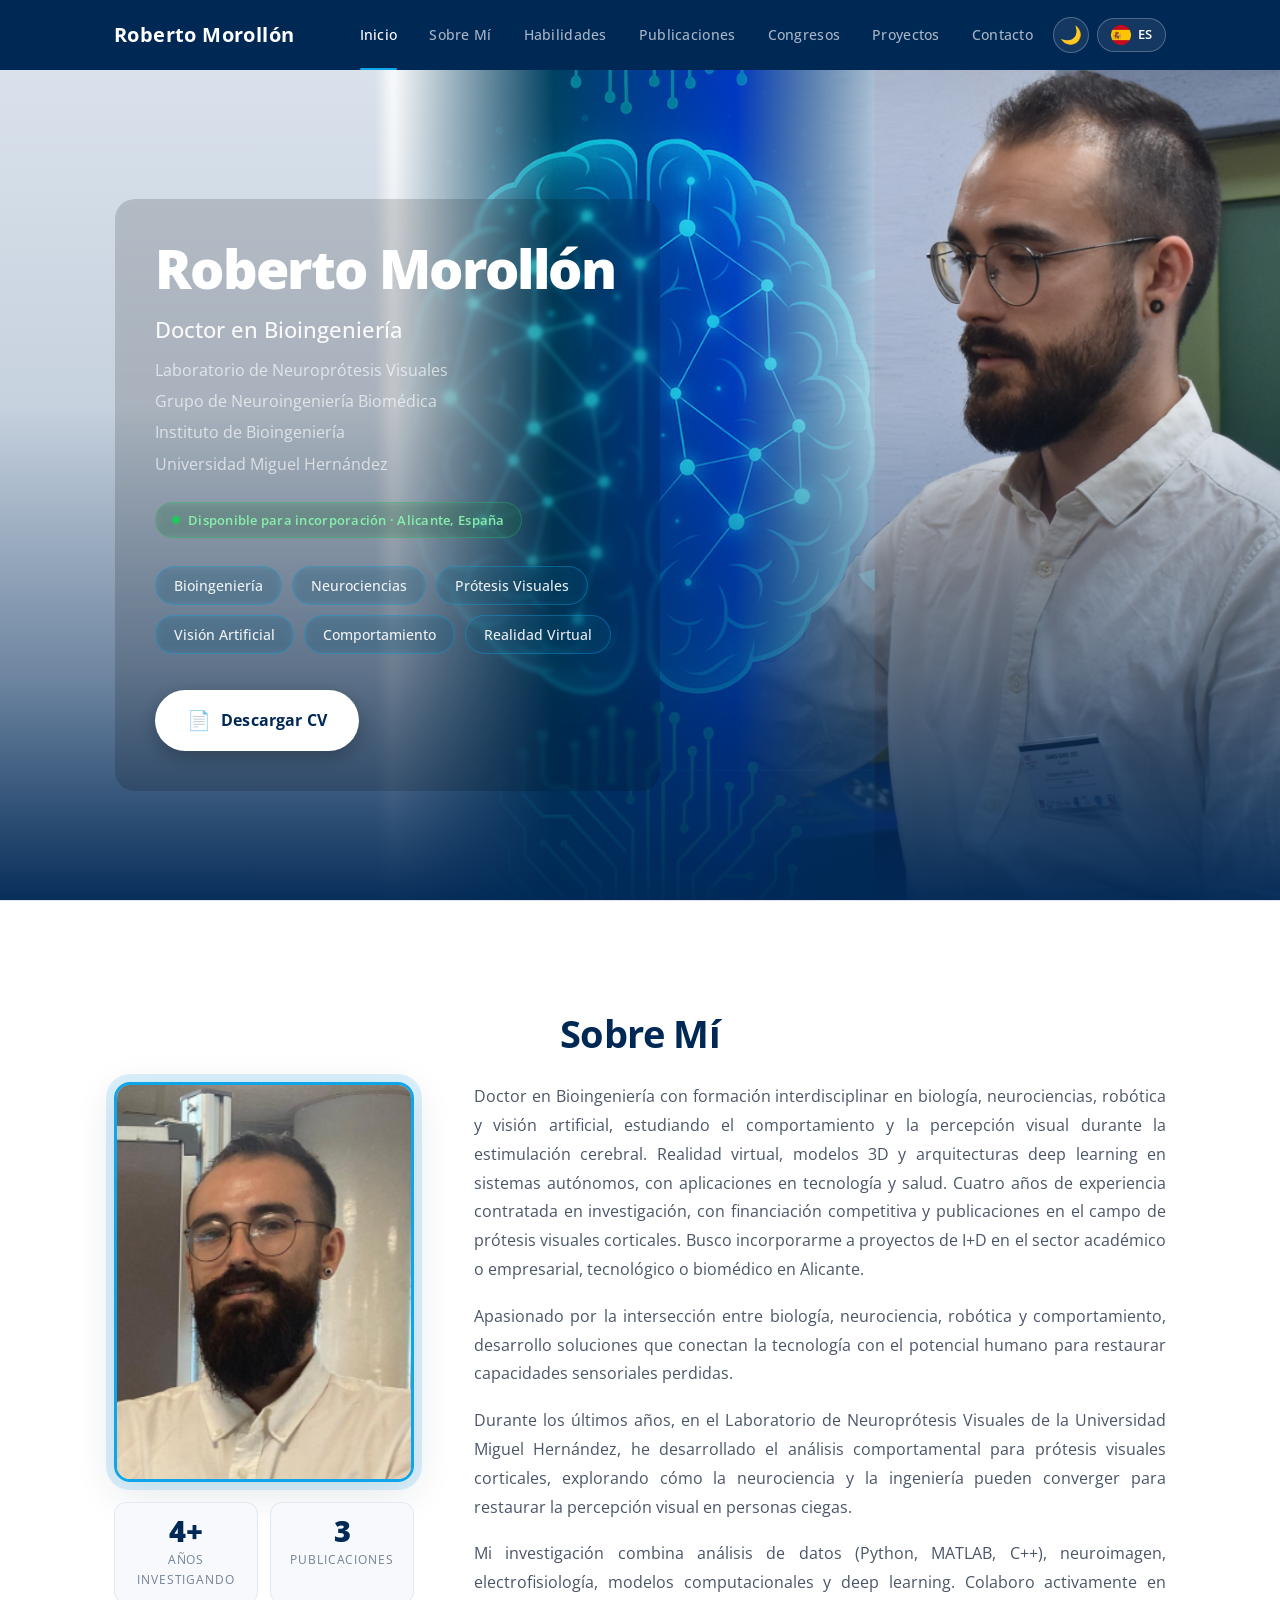
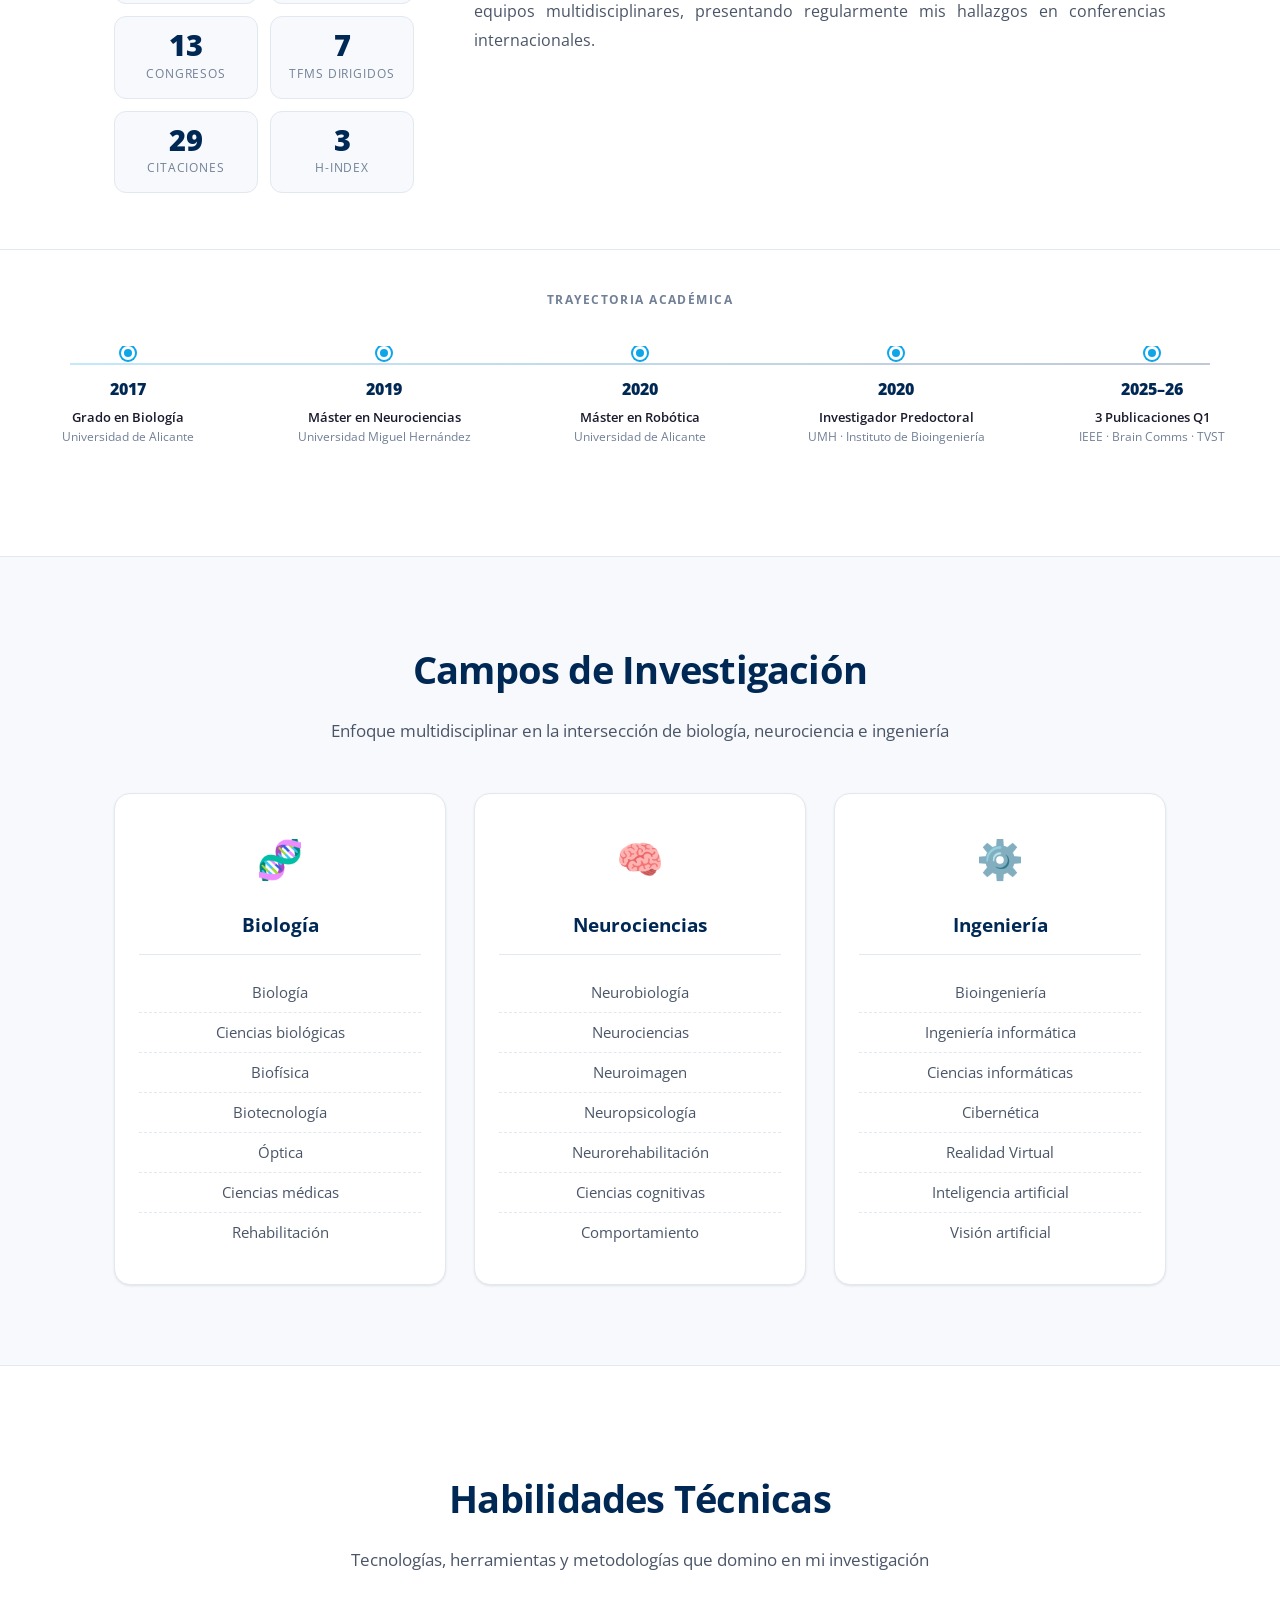
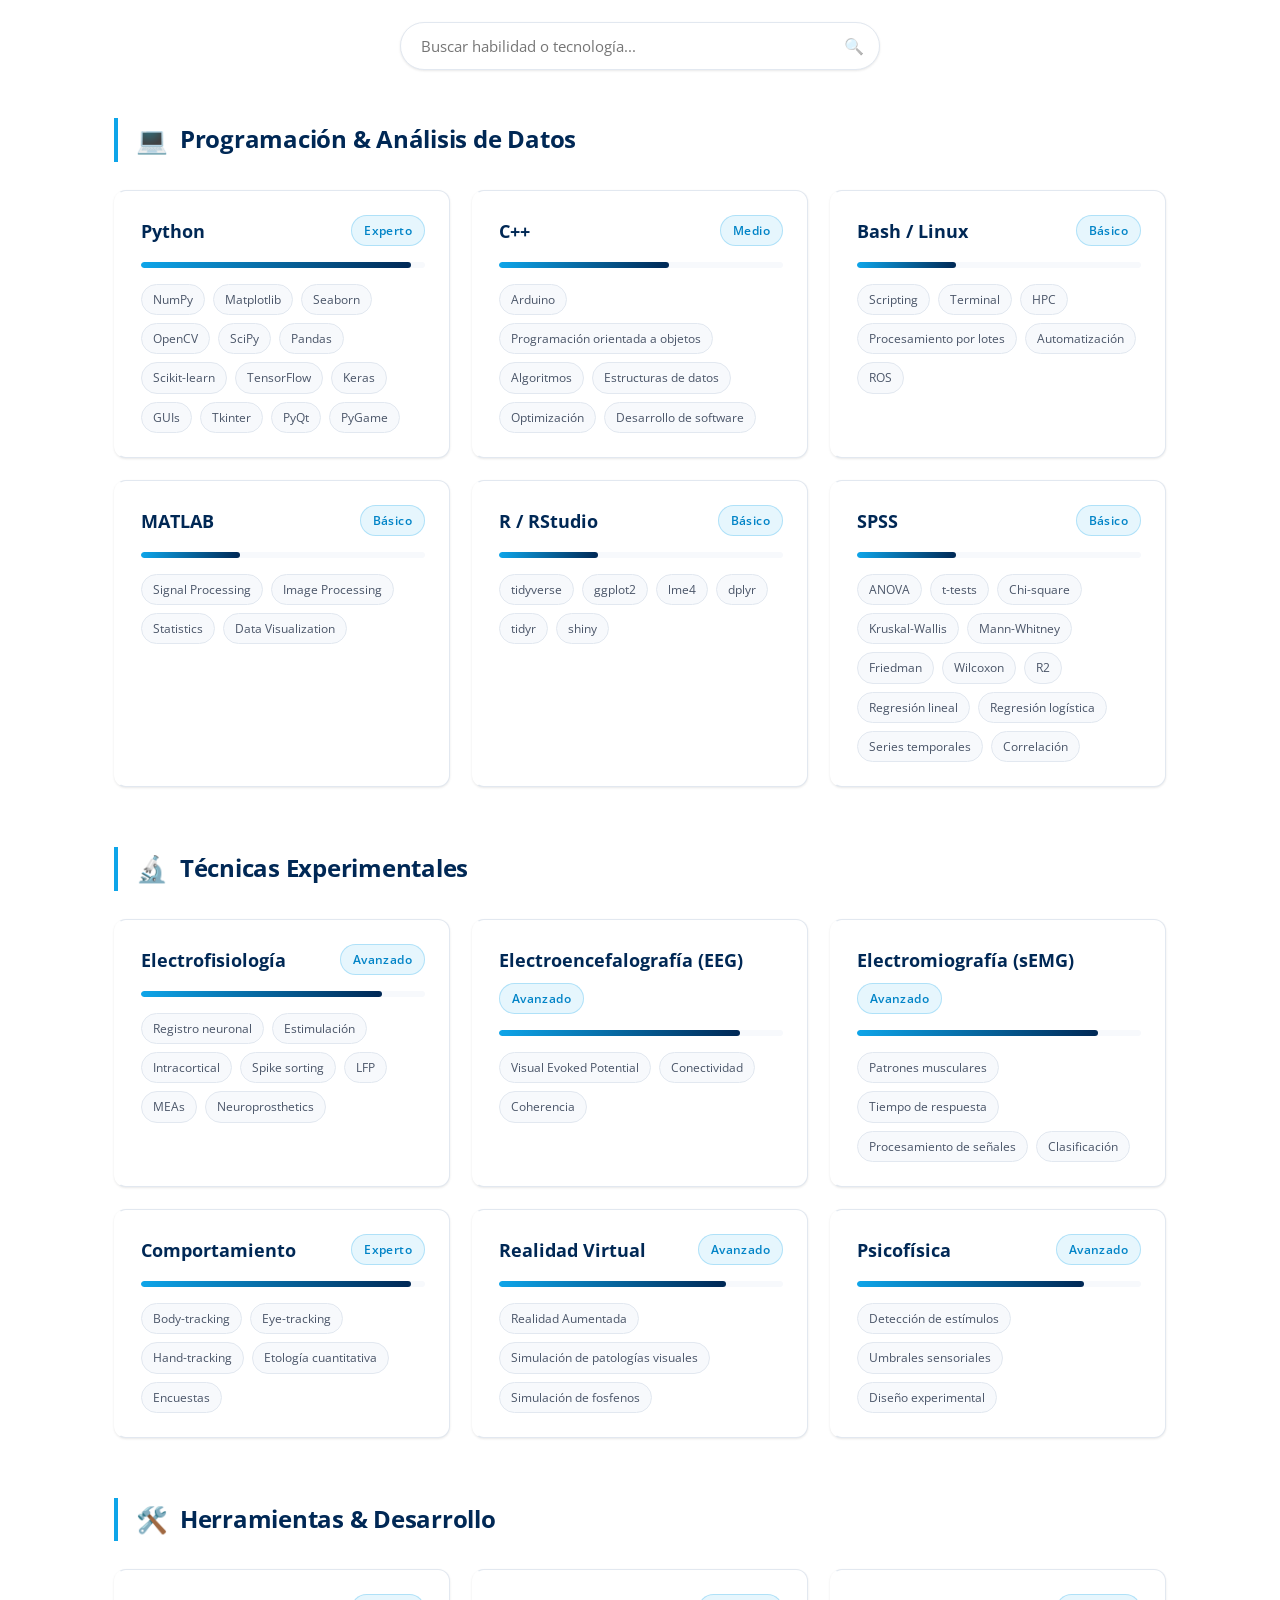
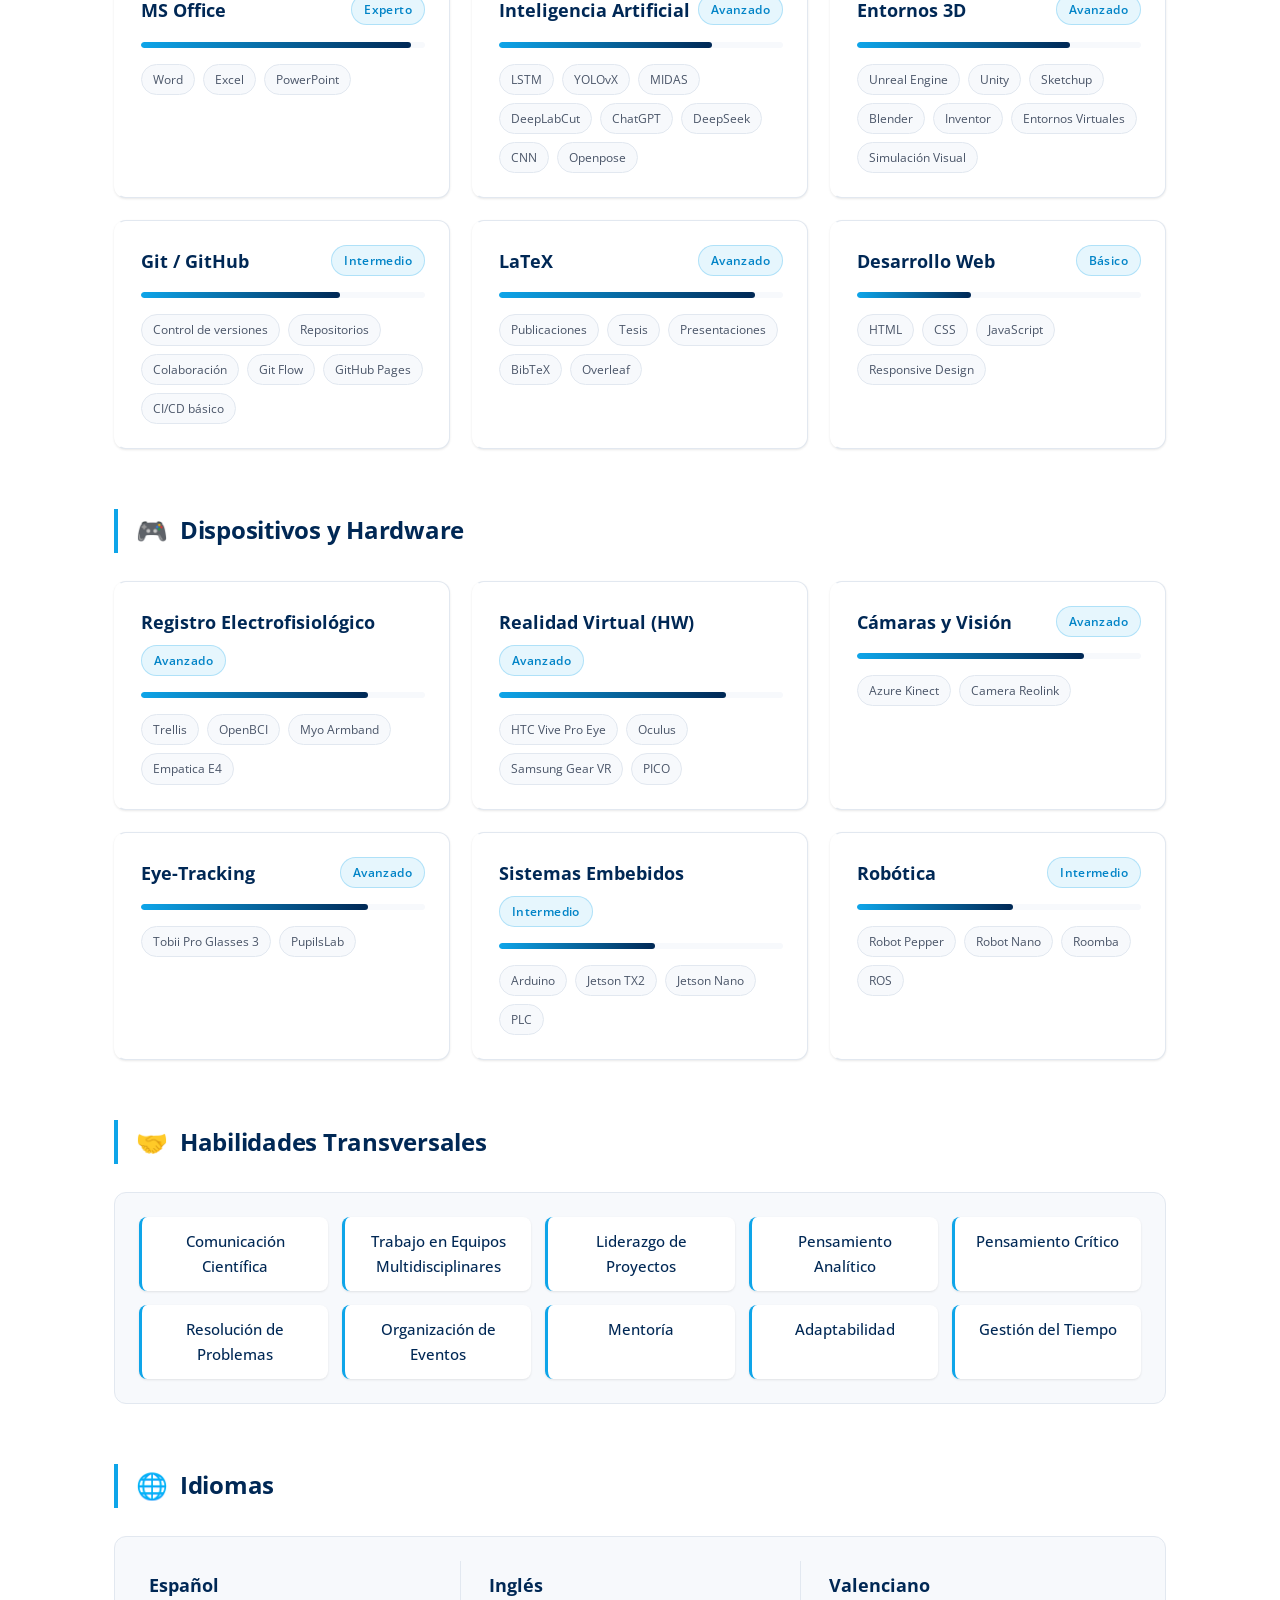
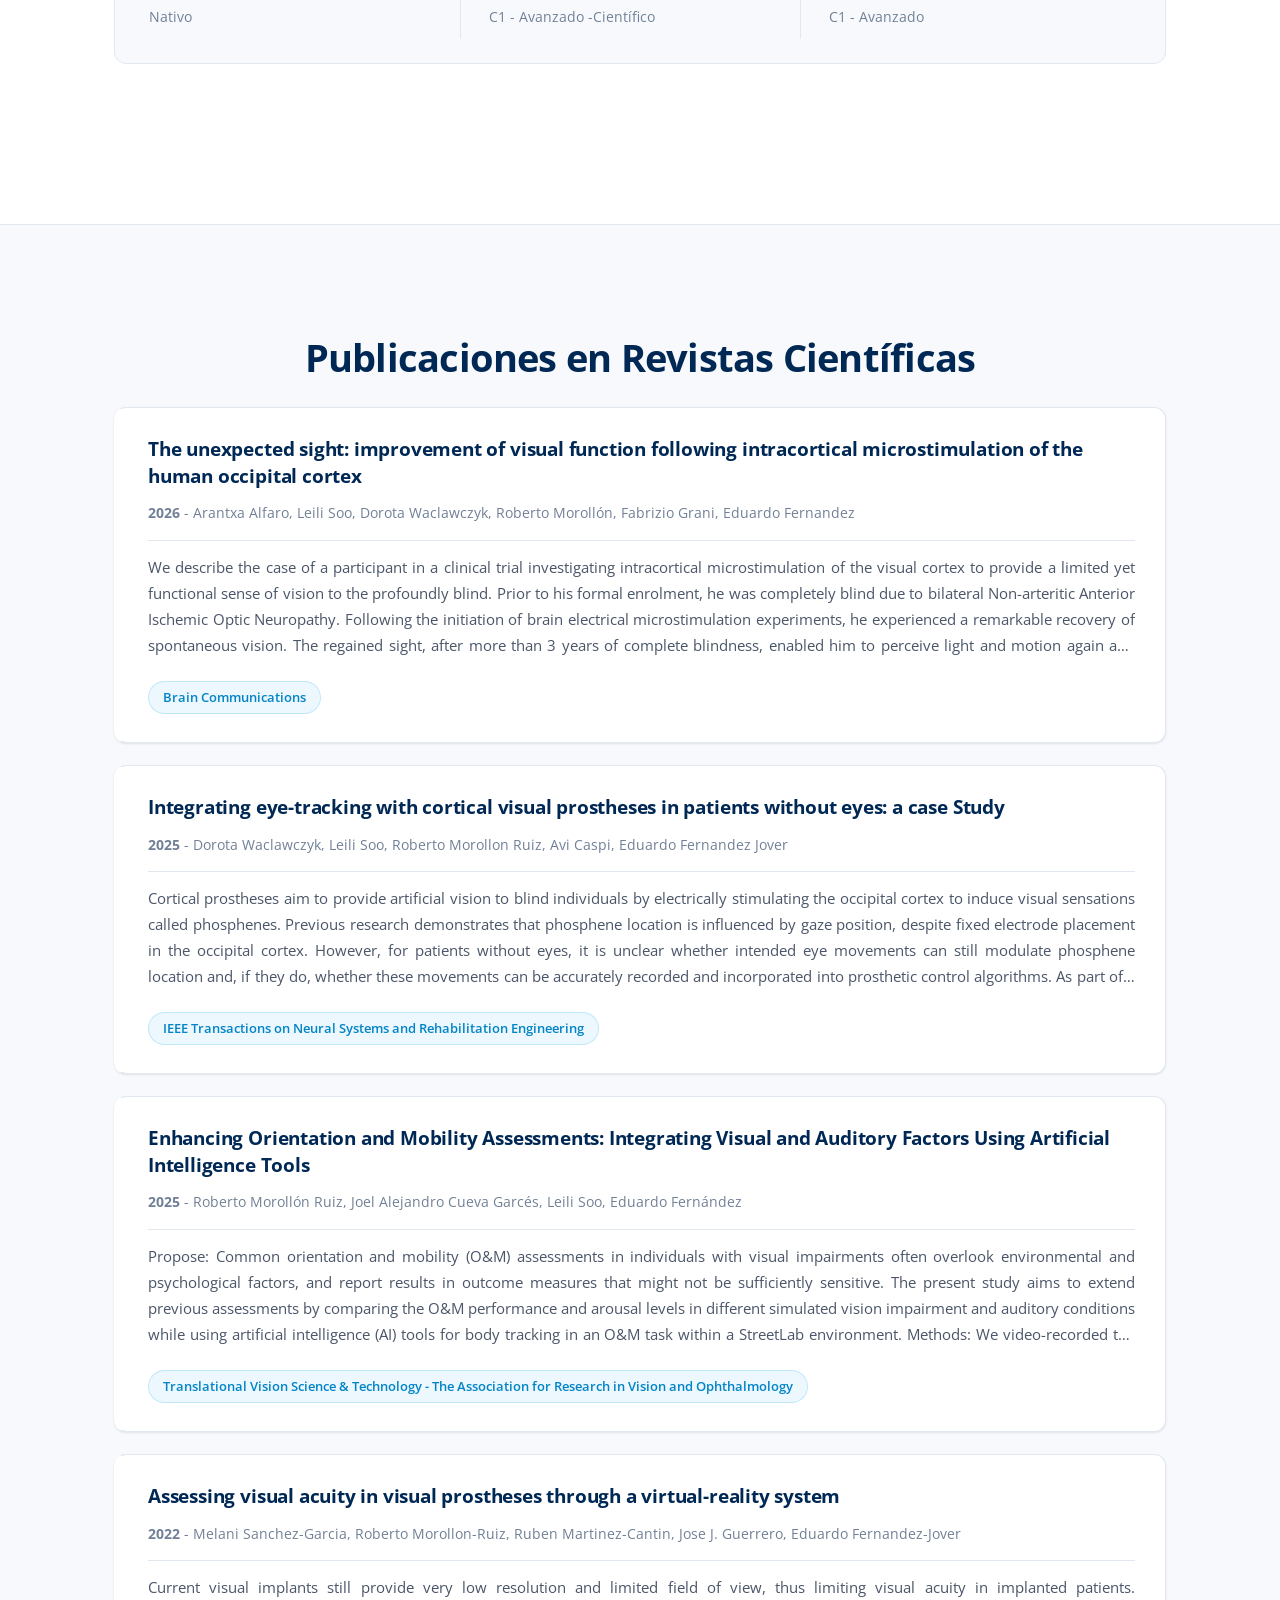
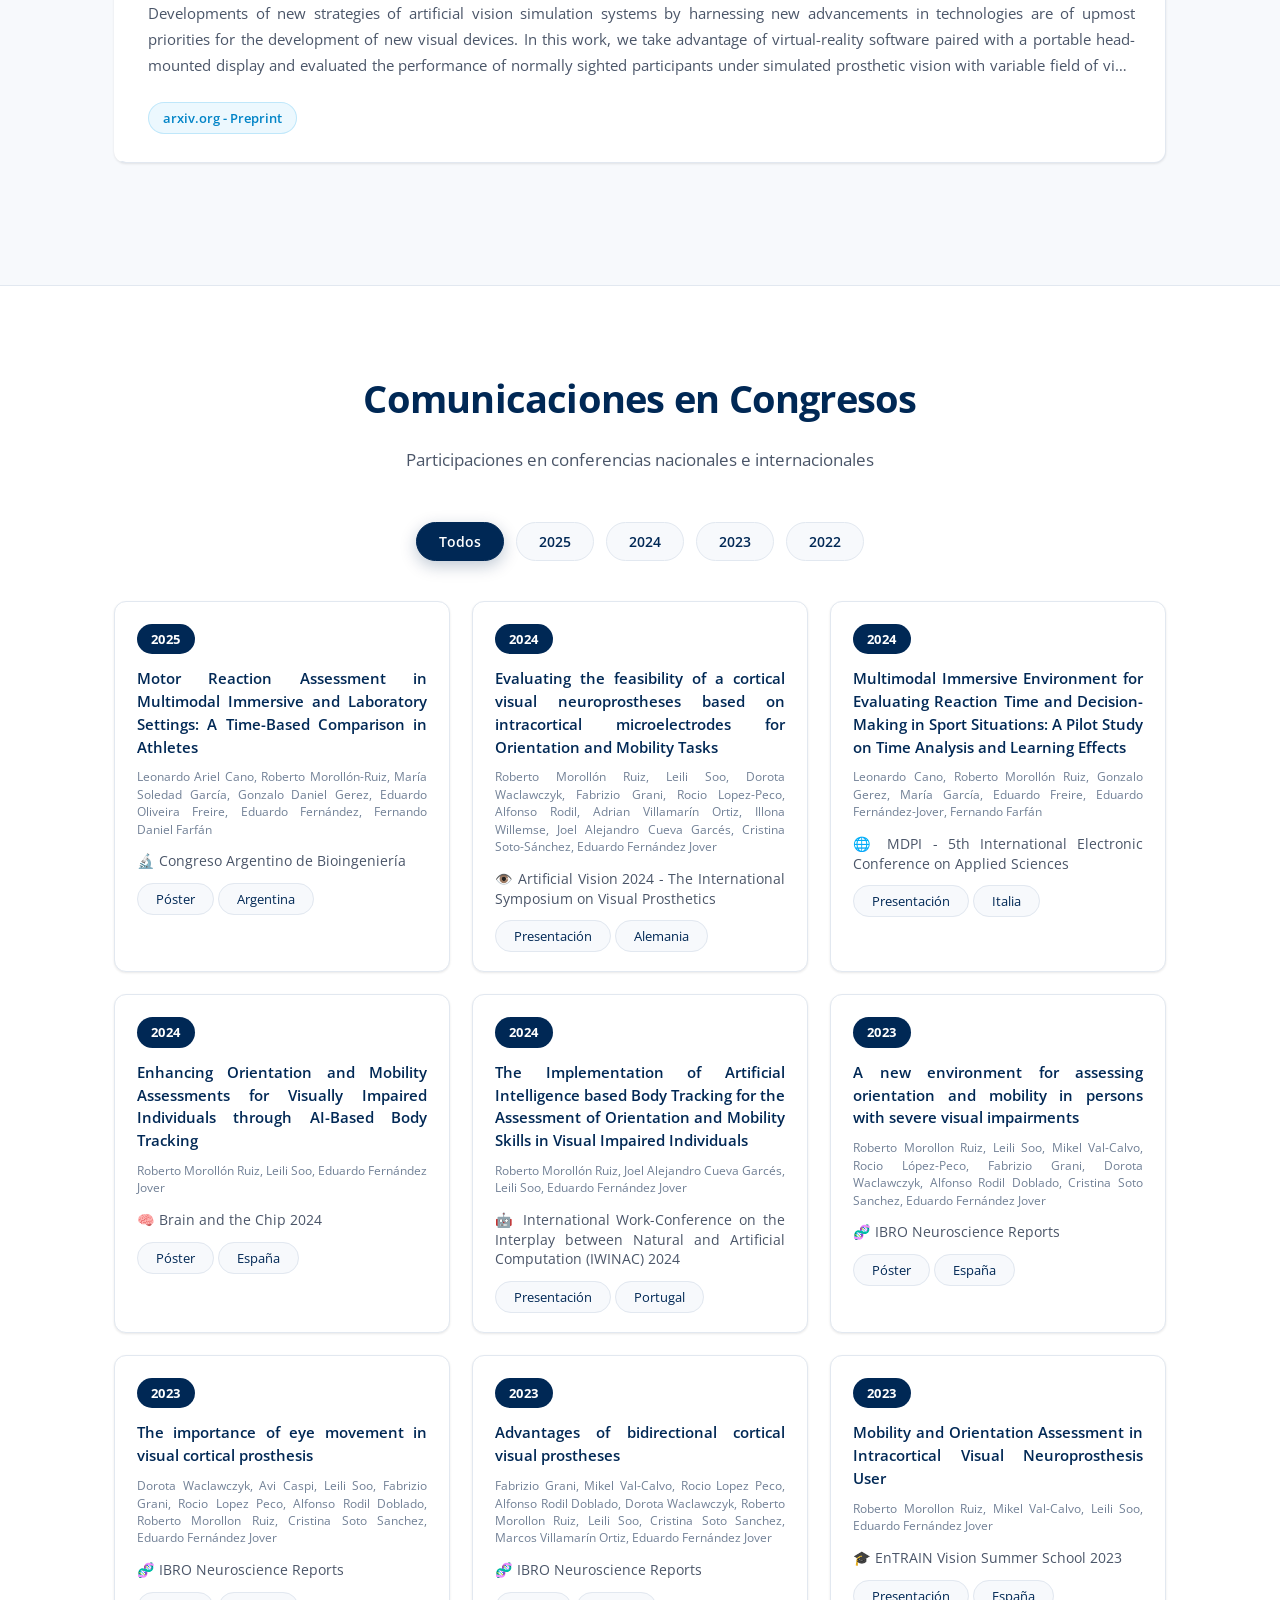
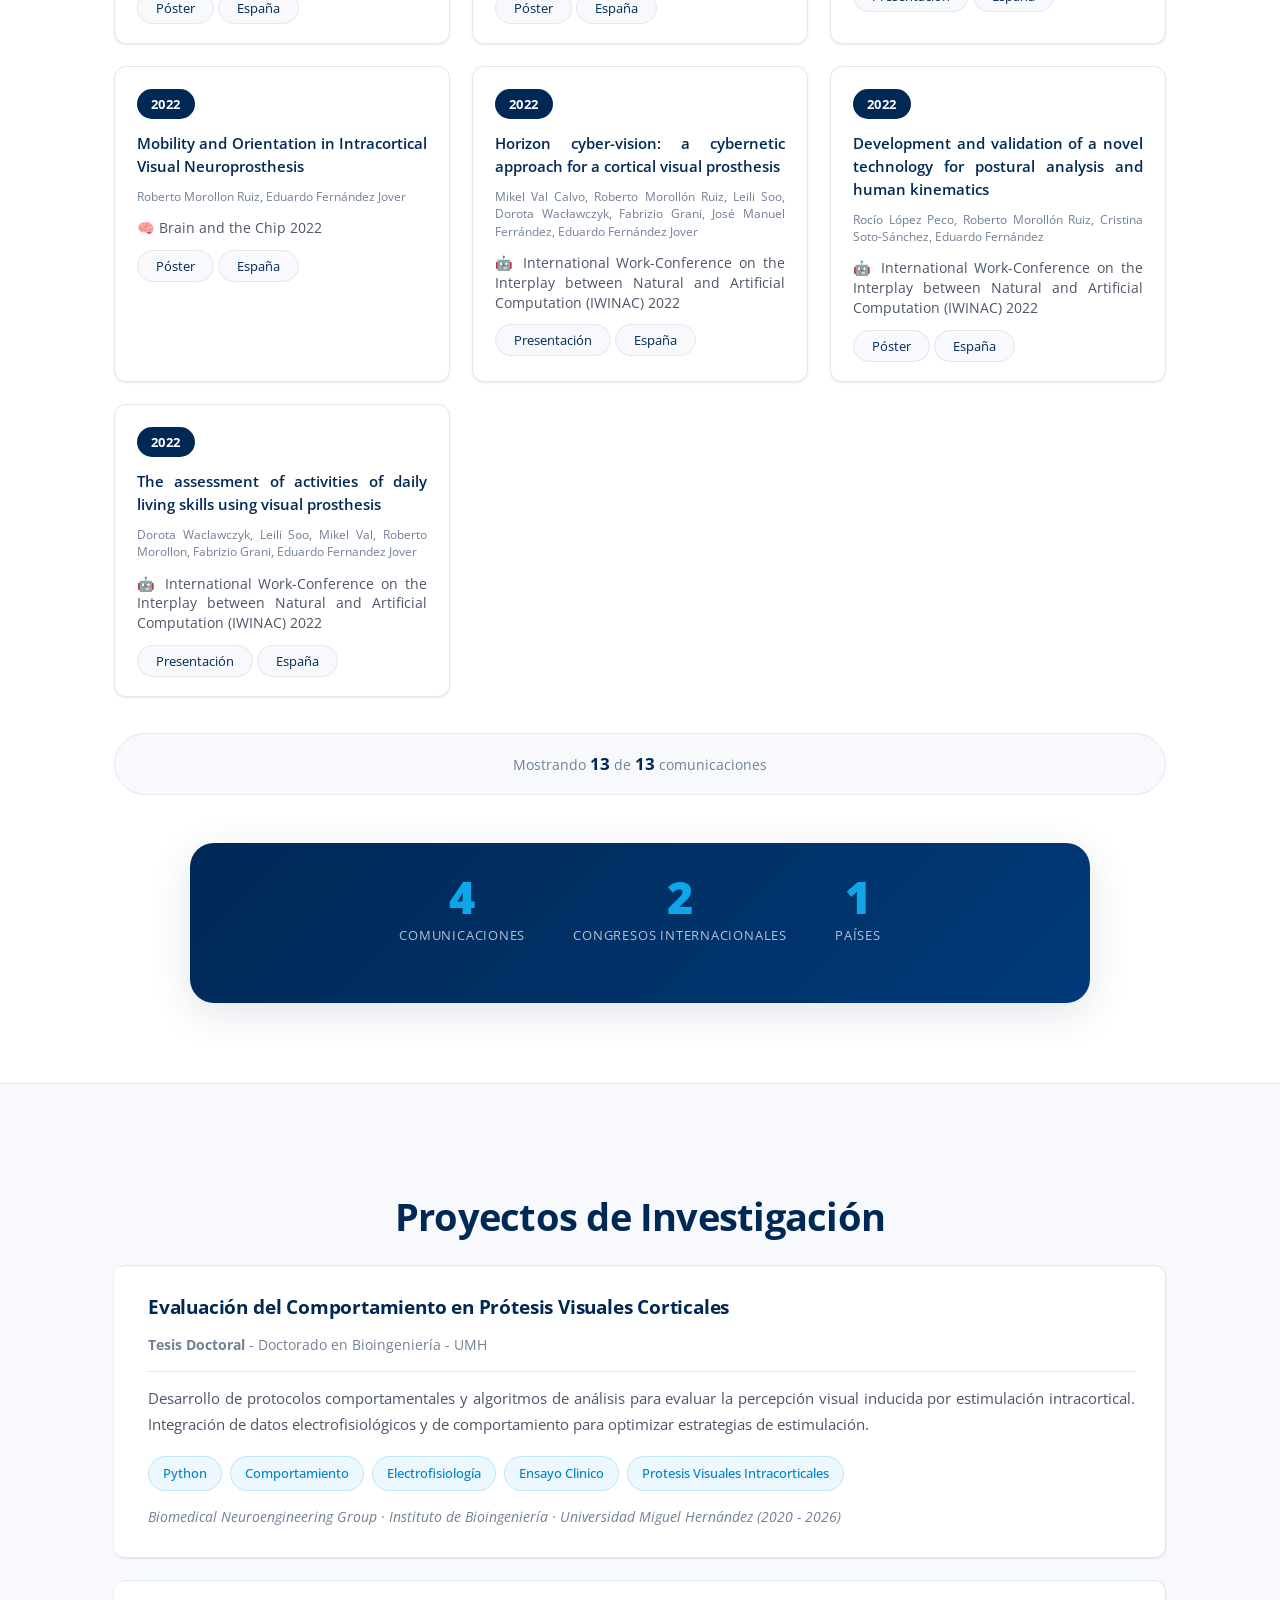
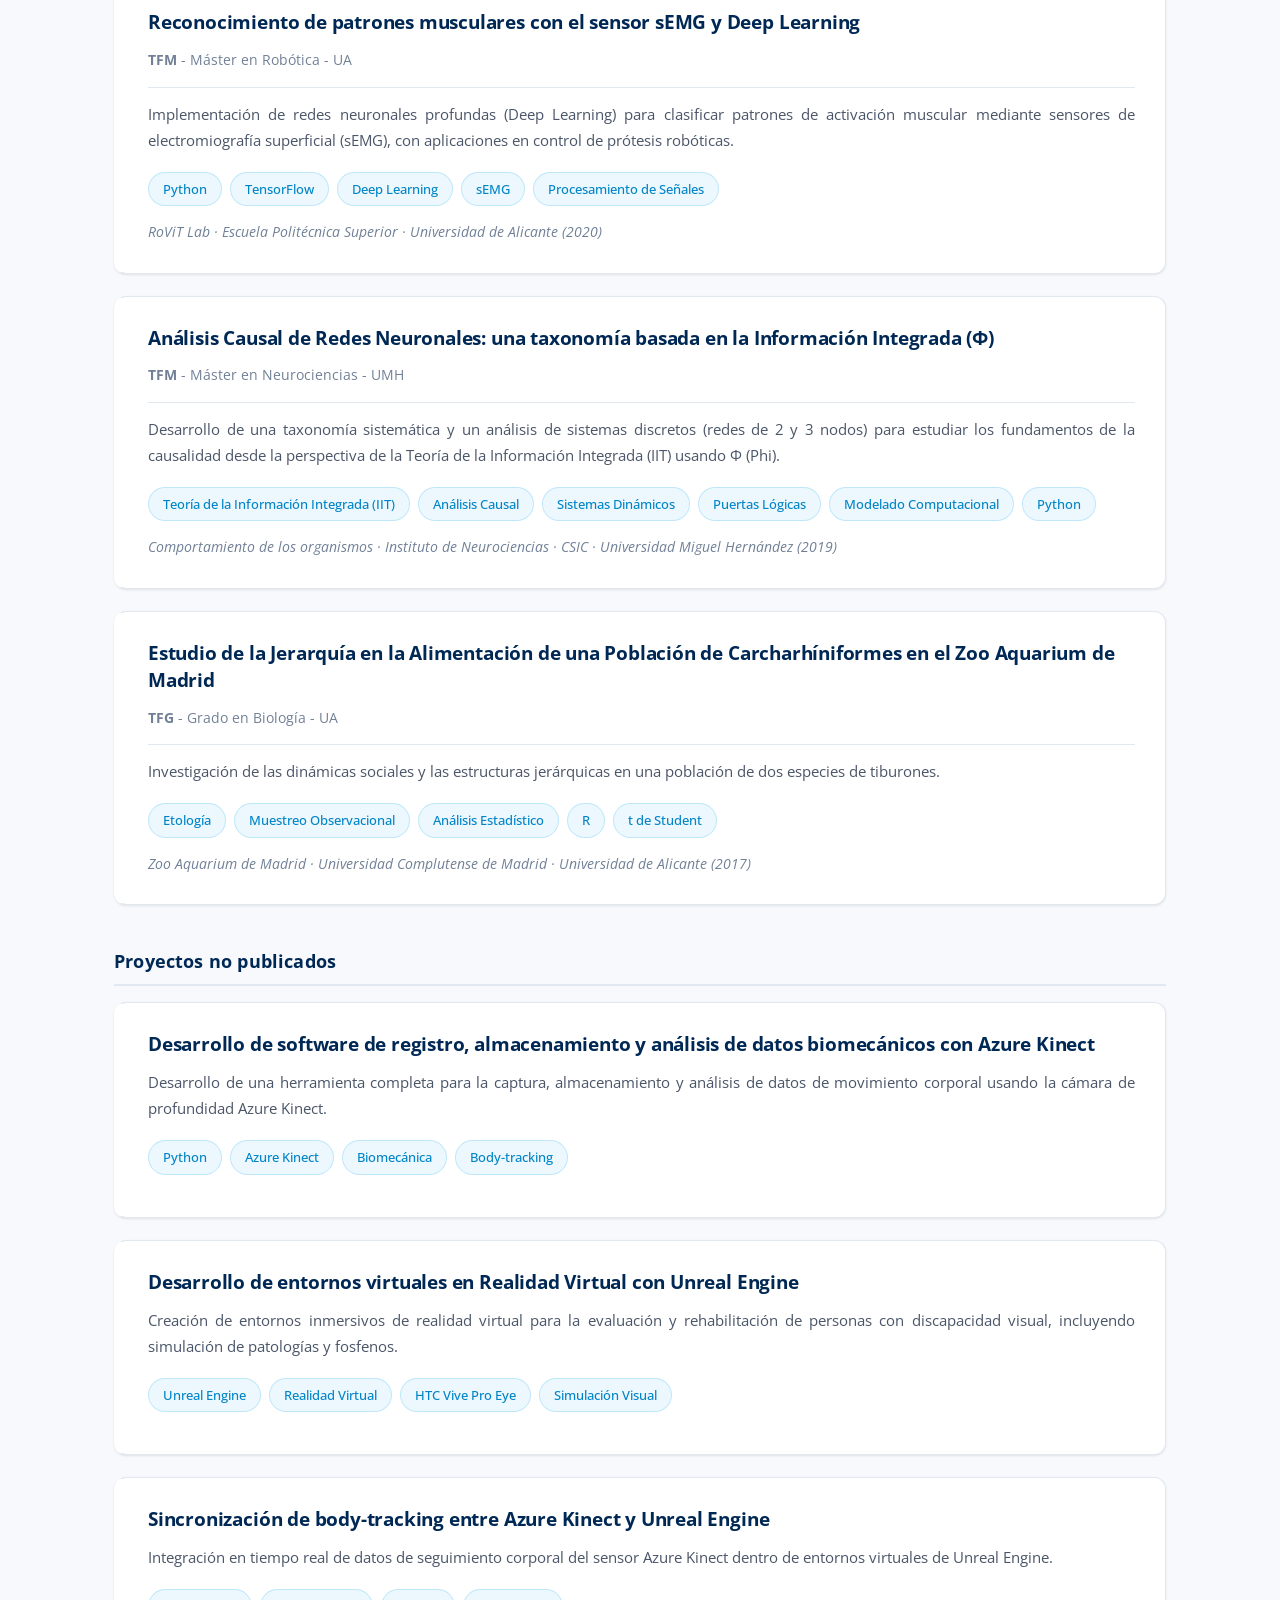
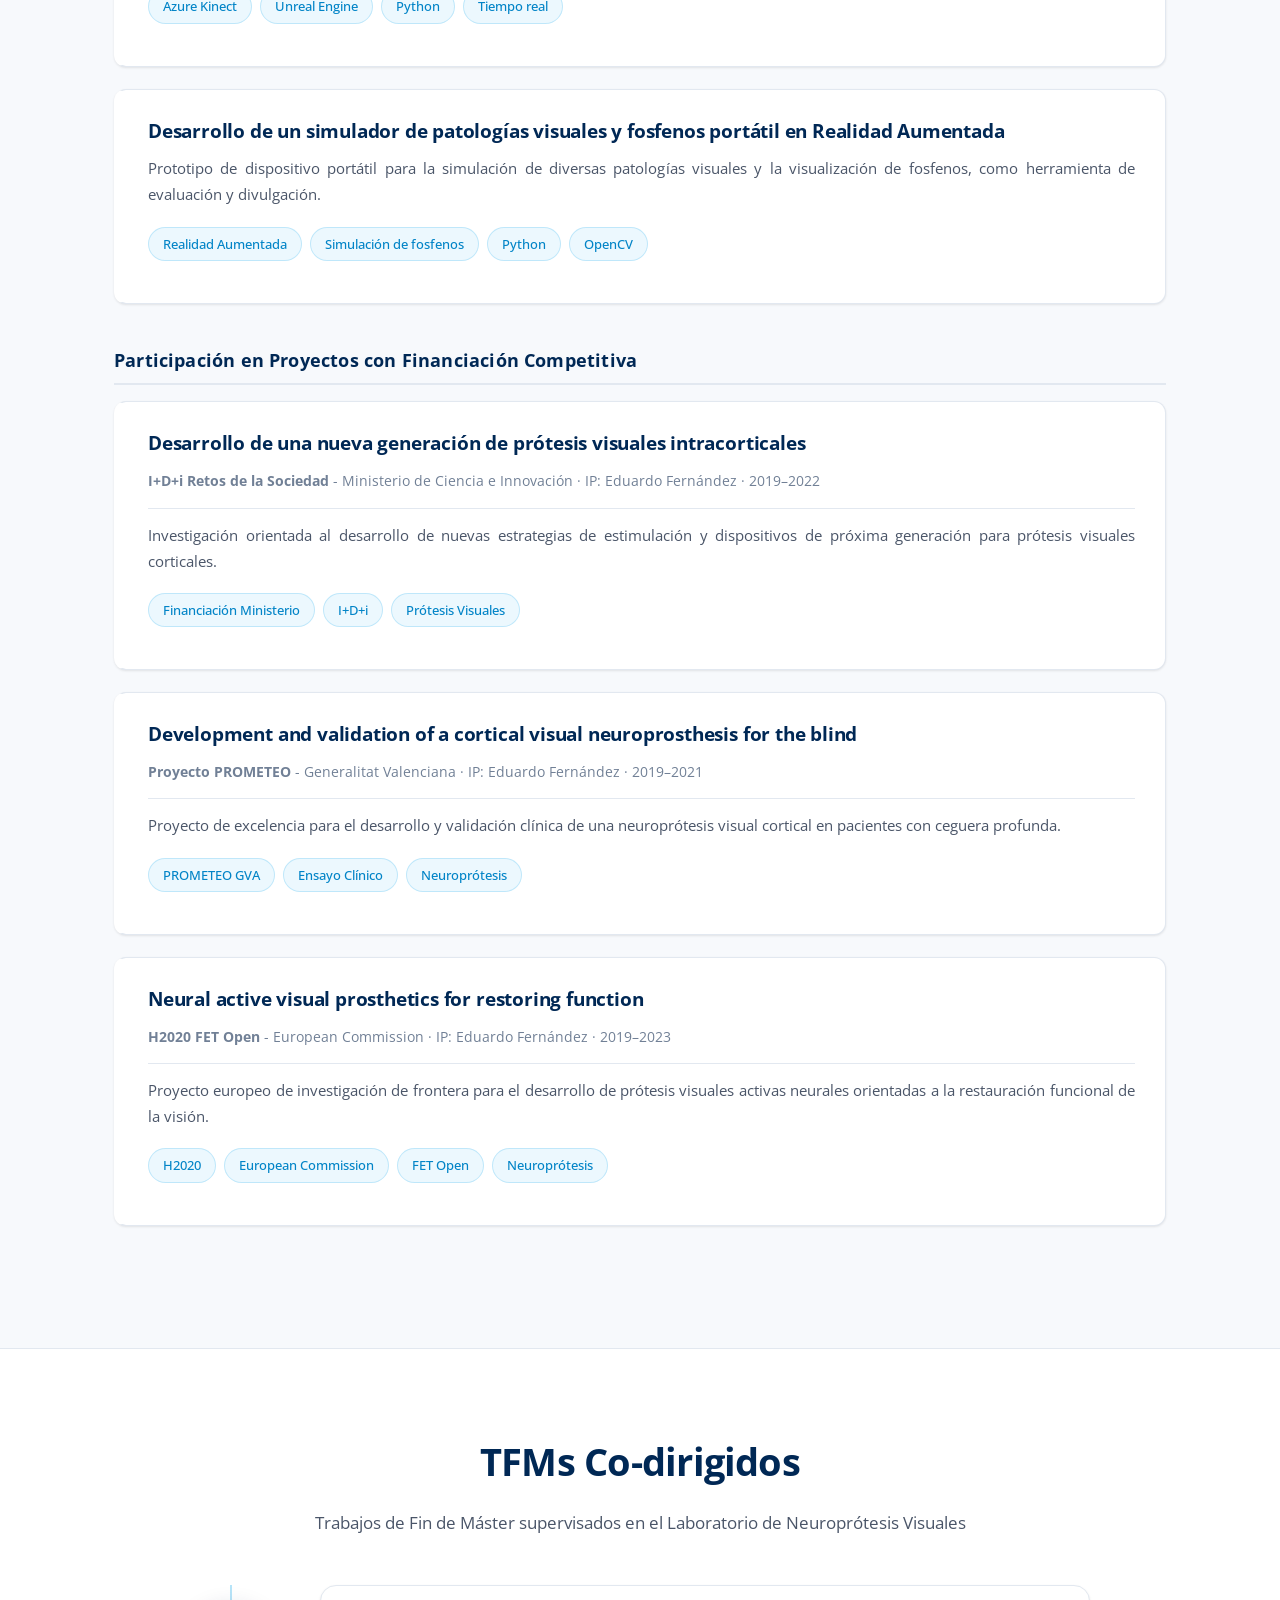
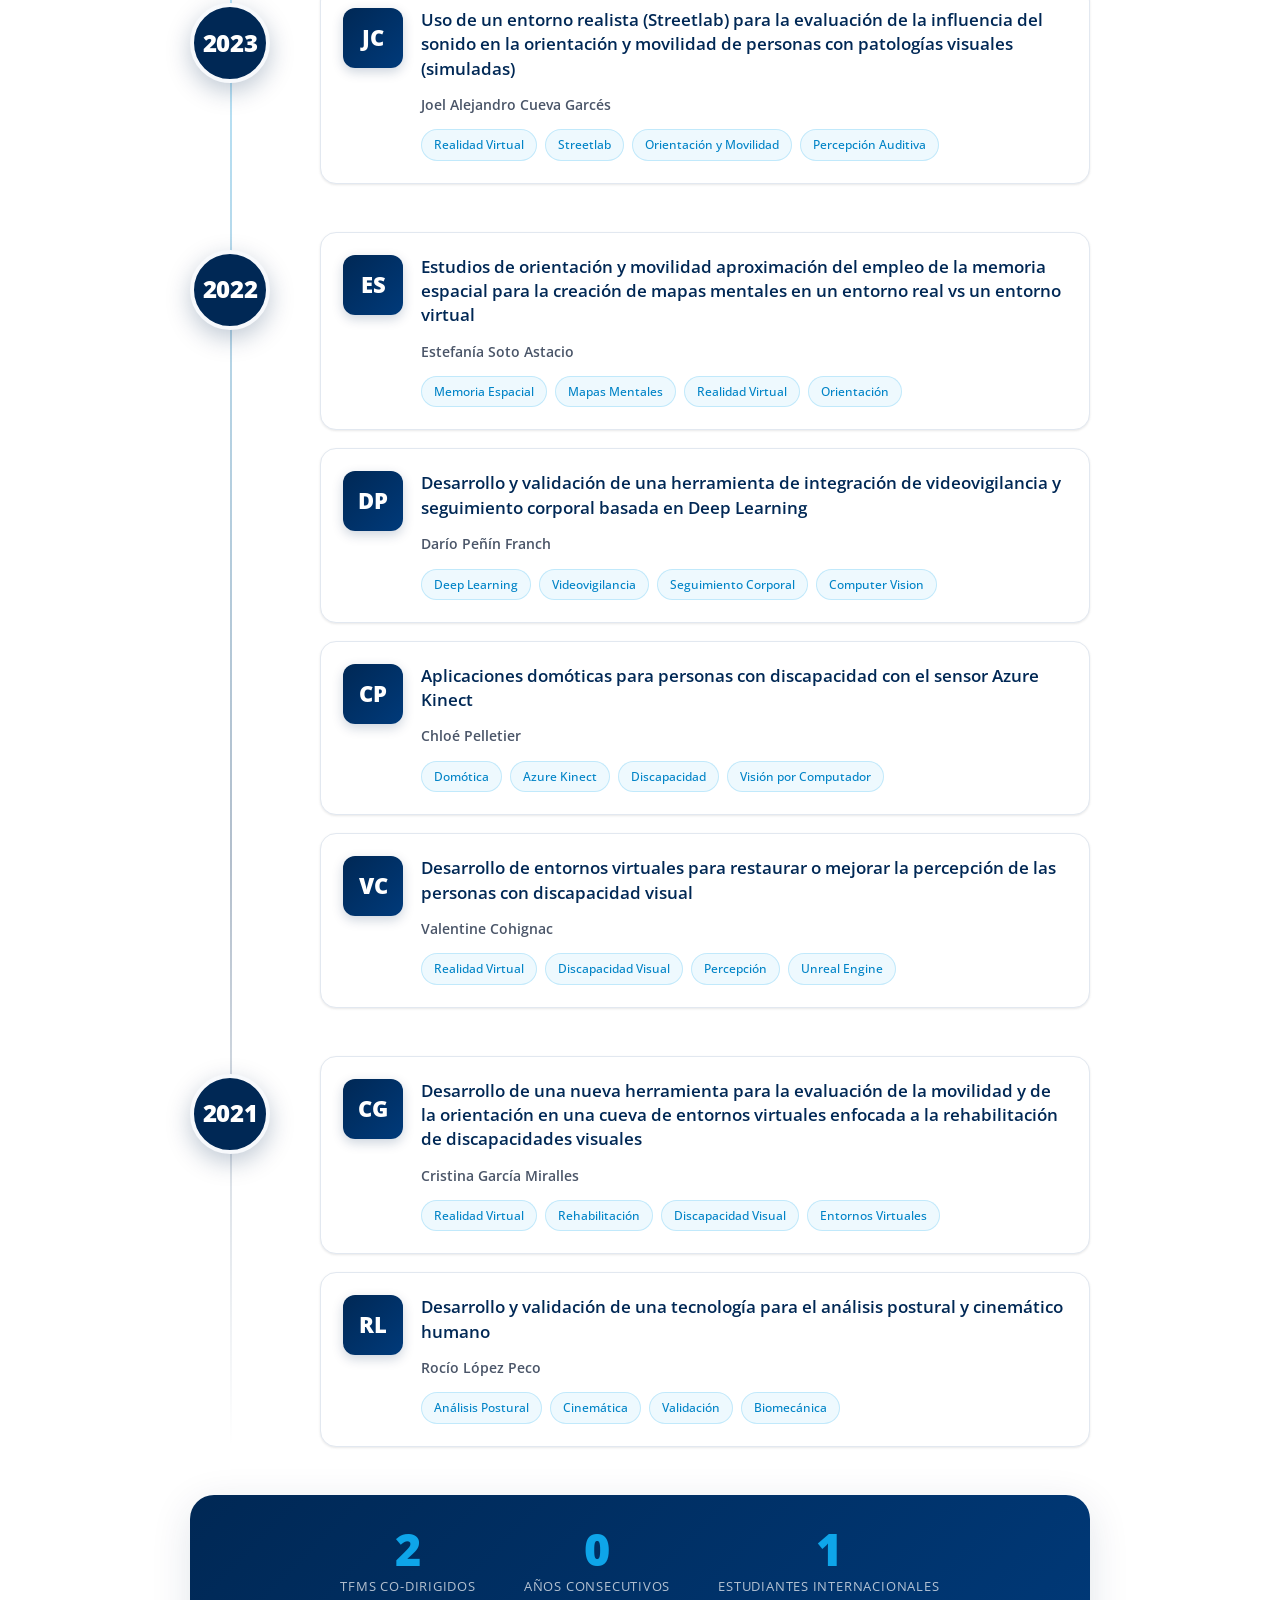
<file: index.html>
<!DOCTYPE html>
<html lang="es">
<head>
    <meta charset="UTF-8">
    <meta name="viewport" content="width=device-width, initial-scale=1.0">
    <meta name="theme-color" content="#002855">
    <script>(function(){const t=localStorage.getItem('theme')||(window.matchMedia('(prefers-color-scheme: dark)').matches?'dark':'light');document.documentElement.setAttribute('data-theme',t);})();</script>
    <meta name="description" content="Portfolio de Roberto Morollón, Doctor en Bioingeniería especializado en prótesis visuales corticales, neurociencias y análisis de comportamiento.">
    <meta name="keywords" content="Roberto Morollón, bioingeniería, neurociencias, prótesis visuales, investigación, neuroingeniería">
    <meta name="author" content="Roberto Morollón">
    <meta property="og:title" content="Roberto Morollón | Investigador en Neurociencias y Bioingeniería">
    <meta property="og:description" content="Portfolio profesional de Roberto Morollón, Doctor en Bioingeniería especializado en prótesis visuales corticales, neurociencias y análisis de comportamiento.">
    <meta property="og:type" content="website">
    <meta property="og:image" content="https://robmoru23.github.io/assets/images/profile-photo.png">
    <title>Roberto Morollón | Investigador en Neurociencias y Bioingeniería</title>
    <link rel="stylesheet" href="css/style.css">
    <link href="https://fonts.googleapis.com/css2?family=Open+Sans:wght@300;400;600;700&display=swap" rel="stylesheet">
    <link rel="icon" type="image/png" href="assets/images/icon_face.png">
    <script type="application/ld+json">
    {
        "@context": "https://schema.org",
        "@type": "Person",
        "name": "Roberto Morollón Ruiz",
        "jobTitle": "Doctor en Bioingeniería",
        "url": "https://robmoru23.github.io/",
        "email": "robmoru23@gmail.com",
        "affiliation": {
            "@type": "Organization",
            "name": "Universidad Miguel Hernández"
        },
        "sameAs": [
            "https://www.linkedin.com/in/roberto-morollón-ruiz-14650b13a/",
            "https://github.com/Robmoru23",
            "https://scholar.google.es/citations?user=SVMv6VEAAAAJ",
            "https://orcid.org/0000-0002-9903-3296",
            "https://www.researchgate.net/profile/Roberto-Morollon-Ruiz"
        ]
    }
    </script>
</head>
<body>
    <div id="scroll-progress"></div>
    <button id="back-to-top" title="Volver arriba">&#8593;</button>
    <!-- Menú de navegación -->
    <nav class="navbar">
        <div class="container">
            <div class="nav-brand">Roberto Morollón</div>

            <!-- Botón hamburguesa (solo visible en móvil) -->
            <button class="menu-toggle" id="mobile-menu" aria-label="Abrir menú de navegación" aria-expanded="false">
                <span class="bar"></span>
                <span class="bar"></span>
                <span class="bar"></span>
            </button>
            
            <ul class="nav-menu" id="nav-menu">
                <li><a href="#inicio">Inicio</a></li>
                <li><a href="#sobre-mi">Sobre Mí</a></li>
                <li><a href="#habilidades">Habilidades</a></li>
                <li><a href="#publicaciones">Publicaciones</a></li>
                <li><a href="#congresos">Congresos</a></li>
                <li><a href="#investigacion">Proyectos</a></li>
                <li><a href="#contacto">Contacto</a></li>
            <!-- Botón modo oscuro -->
            <li class="darkmode-menu-item">
                <button class="darkmode-btn" id="darkmode-toggle" aria-label="Activar modo oscuro">
                    <span class="dm-icon"></span>
                </button>
            </li>
            <!-- Botón de idioma como parte del menú -->
            <li class="lang-menu-item">
                <button id="lang-toggle" class="lang-toggle-btn">
                    <img src="assets/icons/spain_flag.png" alt="Español" id="lang-flag" class="lang-flag">
                    <span id="lang-text">ES</span>
                </button>
            </li>
        </ul>
    </div>
</nav>
    <!-- Sección Inicio -->
    <section id="inicio" class="hero">
        <div class="hero-background">
            <img src="assets/images/herophoto.png" loading="lazy" alt="Background" class="hero-bg-image">
            <div class="hero-overlay"></div>
        </div>
        <div class="container hero-content">
            <div class="hero-text">
                <h1>Roberto Morollón</h1>
                <p class="subtitle">Doctor en Bioingeniería</p>
                <p class="affiliation">Laboratorio de Neuroprótesis Visuales</p>
                <p class="affiliation">Grupo de Neuroingeniería Biomédica</p>
                <p class="affiliation">Instituto de Bioingeniería</p>
                <p class="affiliation">Universidad Miguel Hernández</p>

                <div class="availability-badge">
                    <span class="badge-dot"></span>
                    <span class="badge-text">Disponible para incorporación · Alicante, España</span>
                </div>

                <div class="keywords">
                    <span>Bioingeniería</span>
                    <span>Neurociencias</span>
                    <span>Prótesis Visuales</span>
                    <span>Visión Artificial</span>
                    <span>Comportamiento</span>
                    <span>Realidad Virtual</span>
                </div>
                
                <!-- Botón de descarga del CV -->
                <div class="cv-download">
                    <a href="assets/docs/CV_Roberto_Morollón_Bioingeniería.pdf" class="cv-button" download>
                        <span class="button-icon">📄</span>
                        Descargar CV
                    </a>
                </div>
            </div>
        </div>
    </section>

    <!-- Sección Sobre Mí -->
    <section id="sobre-mi" class="about">
        <div class="container">
            <h2>Sobre Mí</h2>
            <div class="about-content">
                <div class="about-image">
                    <img src="assets/images/profile-photo.png" loading="lazy" alt="Foto de perfil" class="profile-photo">
                    <div class="about-stats">
                        <div class="about-stat">
                            <span class="about-stat-number">4+</span>
                            <span class="about-stat-label">Años investigando</span>
                        </div>
                        <div class="about-stat">
                            <span class="about-stat-number">3</span>
                            <span class="about-stat-label">Publicaciones</span>
                        </div>
                        <div class="about-stat">
                            <span class="about-stat-number">13</span>
                            <span class="about-stat-label">Congresos</span>
                        </div>
                        <div class="about-stat">
                            <span class="about-stat-number">7</span>
                            <span class="about-stat-label">TFMs dirigidos</span>
                        </div>
                        <div class="about-stat">
                            <span class="about-stat-number">29</span>
                            <span class="about-stat-label">Citaciones</span>
                        </div>
                        <div class="about-stat">
                            <span class="about-stat-number">3</span>
                            <span class="about-stat-label">h-index</span>
                        </div>
                    </div>
                </div>                
                <div class="about-text">
                    <p>Doctor en Bioingeniería con formación interdisciplinar en biología, neurociencias, robótica y visión artificial, estudiando el comportamiento y la percepción visual durante la estimulación cerebral. Realidad virtual, modelos 3D y arquitecturas deep learning en sistemas autónomos, con aplicaciones en tecnología y salud. Cuatro años de experiencia contratada en investigación, con financiación competitiva y publicaciones en el campo de prótesis visuales corticales. Busco incorporarme a proyectos de I+D en el sector académico o empresarial, tecnológico o biomédico en Alicante.</p>
                    <p>Apasionado por la intersección entre biología, neurociencia, robótica y comportamiento, desarrollo soluciones que conectan la tecnología con el potencial humano para restaurar capacidades sensoriales perdidas.</p>
                    <p>Durante los últimos años, en el Laboratorio de Neuroprótesis Visuales de la Universidad Miguel Hernández, he desarrollado el análisis comportamental para prótesis visuales corticales, explorando cómo la neurociencia y la ingeniería pueden converger para restaurar la percepción visual en personas ciegas.</p>
                    <p>Mi investigación combina análisis de datos (Python, MATLAB, C++), neuroimagen, electrofisiología, modelos computacionales y deep learning. Colaboro activamente en equipos multidisciplinares, presentando regularmente mis hallazgos en conferencias internacionales.</p>
                </div>
            </div>
        </div>

        <!-- Career timeline -->
        <div class="career-timeline">
            <p class="career-timeline-heading">Trayectoria Académica</p>
            <div class="timeline-scroll">
                <div class="tl-item">
                    <div class="tl-dot"></div>
                    <div class="tl-body">
                        <span class="tl-year">2017</span>
                        <span class="tl-title">Grado en Biología</span>
                        <span class="tl-place">Universidad de Alicante</span>
                    </div>
                </div>
                <div class="tl-item">
                    <div class="tl-dot"></div>
                    <div class="tl-body">
                        <span class="tl-year">2019</span>
                        <span class="tl-title">Máster en Neurociencias</span>
                        <span class="tl-place">Universidad Miguel Hernández</span>
                    </div>
                </div>
                <div class="tl-item">
                    <div class="tl-dot"></div>
                    <div class="tl-body">
                        <span class="tl-year">2020</span>
                        <span class="tl-title">Máster en Robótica</span>
                        <span class="tl-place">Universidad de Alicante</span>
                    </div>
                </div>
                <div class="tl-item">
                    <div class="tl-dot"></div>
                    <div class="tl-body">
                        <span class="tl-year">2020</span>
                        <span class="tl-title">Investigador Predoctoral</span>
                        <span class="tl-place">UMH · Instituto de Bioingeniería</span>
                    </div>
                </div>
                <div class="tl-item">
                    <div class="tl-dot"></div>
                    <div class="tl-body">
                        <span class="tl-year">2025–26</span>
                        <span class="tl-title">3 Publicaciones Q1</span>
                        <span class="tl-place">IEEE · Brain Comms · TVST</span>
                    </div>
                </div>
            </div>
        </div>
    </section>

    <section id="campos-investigacion" class="research-fields-cards">
        <div class="container">
            <h2>Campos de Investigación</h2>
            <p class="section-subtitle">Enfoque multidisciplinar en la intersección de biología, neurociencia e ingeniería</p>
            
            <div class="cards-grid">
                <!-- Tarjeta 1: Ciencias de la Vida -->
                <div class="field-card">
                    <div class="card-icon">🧬</div>
                    <h3>Biología</h3>
                    <ul class="field-list">
                        <li>Biología</li>
                        <li>Ciencias biológicas</li>
                        <li>Biofísica</li>
                        <li>Biotecnología</li>
                        <li>Óptica</li>
                        <li>Ciencias médicas</li>
                        <li>Rehabilitación</li>
                    </ul>
                </div>
                
                <!-- Tarjeta 2: Cognición y Comportamiento -->
                <div class="field-card">
                    <div class="card-icon">🧠</div>
                    <h3>Neurociencias</h3>
                    <ul class="field-list">
                        <li>Neurobiología</li>
                        <li>Neurociencias</li>
                        <li>Neuroimagen</li>
                        <li>Neuropsicología</li>
                        <li>Neurorehabilitación</li>
                        <li>Ciencias cognitivas</li>
                        <li>Comportamiento</li>
                     </ul>
                </div>        

                <!-- Tarjeta 3: Ingeniería y Tecnología -->
                <div class="field-card">
                    <div class="card-icon">⚙️</div>
                    <h3>Ingeniería</h3>
                    <ul class="field-list">
                        <li>Bioingeniería</li>
                        <li>Ingeniería informática</li>
                        <li>Ciencias informáticas</li>
                        <li>Cibernética</li>
                        <li>Realidad Virtual</li>
                        <li>Inteligencia artificial</li>
                        <li>Visión artificial</li>
                    </ul>
                </div>
            </div>
        </div>
    </section>

<section id="habilidades" class="skills-section">
    <div class="container">
        <h2>Habilidades Técnicas</h2>
        <p class="section-subtitle">Tecnologías, herramientas y metodologías que domino en mi investigación</p>

        <div class="skills-filter-wrap">
            <input type="text" id="skills-filter" class="skills-filter-input" placeholder="Buscar habilidad o tecnología..." autocomplete="off" spellcheck="false">
            <span class="skills-filter-icon" id="skills-filter-icon">🔍</span>
            <button class="filter-clear-btn" id="skills-filter-clear" aria-label="Borrar búsqueda">✕</button>
        </div>
        <div id="skills-no-results" class="skills-no-results" style="display:none"></div>

        <!-- ===== CATEGORÍA 1: PROGRAMACIÓN Y ANÁLISIS DE DATOS ===== -->
        <div class="skill-category">
            <h3 class="category-title">
                <span class="category-icon">💻</span> Programación y Análisis de Datos
            </h3>
            <div class="skills-grid">
                <!-- Skill 1: Python -->
                <div class="skill-card">
                    <div class="skill-header">
                        <span class="skill-name">Python</span>
                        <span class="skill-level">Experto</span>
                    </div>
                    <div class="progress-bar">
                        <div class="progress-fill" style="width: 95%"></div>
                    </div>
                    <div class="skill-tags">
                        <span>NumPy</span>
                        <span>Matplotlib</span>
                        <span>Seaborn</span>                        
                        <span>OpenCV</span>
                        <span>SciPy</span>
                        <span>Pandas</span>
                        <span>Scikit-learn</span>
                        <span>TensorFlow</span>
                        <span>Keras</span>
                        <span>GUIs</span>
                        <span>Tkinter</span>
                        <span>PyQt</span>
                        <span>PyGame</span>
                    </div>
                </div>
                
                <!-- Skill 2: C++ -->
                <div class="skill-card">
                    <div class="skill-header">
                        <span class="skill-name">C++</span>
                        <span class="skill-level">Medio</span>
                    </div>
                    <div class="progress-bar">
                        <div class="progress-fill" style="width: 60%"></div>
                    </div>
                    <div class="skill-tags">
                        <span>Arduino</span>
                        <span>Programación orientada a objetos</span>
                        <span>Algoritmos</span>
                        <span>Estructuras de datos</span>
                        <span>Optimización</span>
                        <span>Desarrollo de software</span>
                    </div>
                </div>
                
                <!-- Skill 3: Bash / Linux -->
                <div class="skill-card">
                    <div class="skill-header">
                        <span class="skill-name">Bash / Linux</span>
                        <span class="skill-level">Básico</span>
                    </div>
                    <div class="progress-bar">
                        <div class="progress-fill" style="width: 35%"></div>
                    </div>
                    <div class="skill-tags">
                        <span>Scripting</span>
                        <span>Terminal</span>
                        <span>HPC</span>
                        <span>Procesamiento por lotes</span>
                        <span>Automatización</span>
                        <span>ROS</span>
                    </div>
                </div>

                <!-- Skill 3: MATLAB -->
                <div class="skill-card">
                    <div class="skill-header">
                        <span class="skill-name">MATLAB</span>
                        <span class="skill-level">Básico</span>
                    </div>
                    <div class="progress-bar">
                        <div class="progress-fill" style="width: 35%"></div>
                    </div>
                    <div class="skill-tags">
                        <span>Signal Processing</span>
                        <span>Image Processing</span>
                        <span>Statistics</span>
                        <span>Data Visualization</span>
                    </div>
                </div>

                <!-- Skill 4: R / RStudio -->
                <div class="skill-card">
                    <div class="skill-header">
                        <span class="skill-name">R / RStudio</span>
                        <span class="skill-level">Básico</span>
                    </div>
                    <div class="progress-bar">
                        <div class="progress-fill" style="width: 35%"></div>
                    </div>
                    <div class="skill-tags">
                        <span>tidyverse</span>
                        <span>ggplot2</span>
                        <span>lme4</span>
                        <span>dplyr</span>
                        <span>tidyr</span>
                        <span>shiny</span>
                    </div>
                </div>

                <!-- Skill 6: SPSS -->
                <div class="skill-card">
                    <div class="skill-header">
                        <span class="skill-name">SPSS</span>
                        <span class="skill-level">Básico</span>
                    </div>
                    <div class="progress-bar">
                        <div class="progress-fill" style="width: 35%"></div>
                    </div>
                    <div class="skill-tags">
                        <span>ANOVA</span>
                        <span>t-tests</span>
                        <span>Chi-square</span>
                        <span>Kruskal-Wallis</span>
                        <span>Mann-Whitney</span>
                        <span>Friedman</span>
                        <span>Wilcoxon</span>
                        <span>R2</span>
                        <span>Regresión lineal</span>
                        <span>Regresión logística</span>
                        <span>Series temporales</span>
                        <span>Correlación</span>
                    </div>
                </div>
            </div>
        </div>
        
        <!-- ===== CATEGORÍA 2: TÉCNICAS EXPERIMENTALES ===== -->
        <div class="skill-category">
            <h3 class="category-title">
                <span class="category-icon">🔬</span> Técnicas Experimentales
            </h3>
            <div class="skills-grid">

                <!-- Skill 1: Electrofisiología -->
                <div class="skill-card">
                    <div class="skill-header">
                        <span class="skill-name">Electrofisiología</span>
                        <span class="skill-level">Avanzado</span>
                    </div>
                    <div class="progress-bar">
                        <div class="progress-fill" style="width: 85%"></div>
                    </div>
                    <div class="skill-tags">
                        <span>Registro neuronal</span>
                        <span>Estimulación</span>
                        <span>Intracortical</span>
                        <span>Spike sorting</span>
                        <span>LFP</span>
                        <span>MEAs</span>
                        <span>Neuroprosthetics</span>
                    </div>
                </div>   

                <!-- Skill 2: EEG -->
                <div class="skill-card">
                    <div class="skill-header">
                        <span class="skill-name">Electroencefalografía (EEG)</span>
                        <span class="skill-level">Avanzado</span>
                    </div>
                    <div class="progress-bar">
                        <div class="progress-fill" style="width: 85%"></div>
                    </div>
                    <div class="skill-tags">
                        <span>Visual Evoked Potential</span>
                        <span>Conectividad</span>
                        <span>Coherencia</span>
                    </div>
                </div>

                <!-- Skill 3: sEMG -->
                <div class="skill-card">
                    <div class="skill-header">
                        <span class="skill-name">Electromiografía (sEMG)</span>
                        <span class="skill-level">Avanzado</span>
                    </div>
                    <div class="progress-bar">
                        <div class="progress-fill" style="width: 85%"></div>
                    </div>
                    <div class="skill-tags">
                        <span>Patrones musculares</span>
                        <span>Tiempo de respuesta</span>
                        <span>Procesamiento de señales</span>
                        <span>Clasificación</span>
                    </div>
                </div>

                <!-- Skill 5: Análisis de Comportamiento -->
                <div class="skill-card">
                    <div class="skill-header">
                        <span class="skill-name">Comportamiento</span>
                        <span class="skill-level">Experto</span>
                    </div>
                    <div class="progress-bar">
                        <div class="progress-fill" style="width: 95%"></div>
                    </div>
                    <div class="skill-tags">
                        <span>Body-tracking</span>
                        <span>Eye-tracking</span>
                        <span>Hand-tracking</span>
                        <span>Etología cuantitativa</span>
                        <span>Encuestas</span>
                    </div>
                </div>

                <!-- Skill 6: Realidad Virtual -->
                <div class="skill-card">
                    <div class="skill-header">
                        <span class="skill-name">Realidad Virtual</span>
                        <span class="skill-level">Avanzado</span>
                    </div>
                    <div class="progress-bar">
                        <div class="progress-fill" style="width: 80%"></div>
                    </div>
                    <div class="skill-tags">
                        <span>Realidad Aumentada</span>
                        <span>Simulación de patologías visuales</span>
                        <span>Simulación de fosfenos</span>
                    </div>
                </div>
                
                <!-- Skill 6: Psicofísica -->
                <div class="skill-card">
                    <div class="skill-header">
                        <span class="skill-name">Psicofísica</span>
                        <span class="skill-level">Avanzado</span>
                    </div>
                    <div class="progress-bar">
                        <div class="progress-fill" style="width: 80%"></div>
                    </div>
                    <div class="skill-tags">
                        <span>Detección de estímulos</span>
                        <span>Umbrales sensoriales</span>
                        <span>Diseño experimental</span>
                    </div>
                </div>
            </div>
        </div>
        
        <!-- ===== CATEGORÍA 3: HERRAMIENTAS Y DESARROLLO ===== -->
        <div class="skill-category">
            <h3 class="category-title">
                <span class="category-icon">🛠️</span> Herramientas y Desarrollo
            </h3>
            <div class="skills-grid">
                
                <!-- Skill 1: MS Office -->
                <div class="skill-card">
                    <div class="skill-header">
                        <span class="skill-name">MS Office</span>
                        <span class="skill-level">Experto</span>
                    </div>
                    <div class="progress-bar">
                        <div class="progress-fill" style="width: 95%"></div>
                    </div>
                    <div class="skill-tags">
                        <span>Word</span>
                        <span>Excel</span>
                        <span>PowerPoint</span>
                    </div>
                </div>

                <!-- Skill 2: Inteligencia Artificial -->
                <div class="skill-card">
                    <div class="skill-header">
                        <span class="skill-name">Inteligencia Artificial</span>
                        <span class="skill-level">Avanzado</span>
                    </div>
                    <div class="progress-bar">
                        <div class="progress-fill" style="width: 75%"></div>
                    </div>
                    <div class="skill-tags">
                        <span>LSTM</span>
                        <span>YOLOvX</span>
                        <span>MIDAS</span>
                        <span>DeepLabCut</span>
                        <span>ChatGPT</span>
                        <span>DeepSeek</span>
                        <span>CNN</span>
                        <span>Openpose</span>
                    </div>
                </div>

                <!-- Skill 3: ENTORNOS 3D -->
                <div class="skill-card">
                    <div class="skill-header">
                        <span class="skill-name">Entornos 3D</span>
                        <span class="skill-level">Avanzado</span>
                    </div>
                    <div class="progress-bar">
                        <div class="progress-fill" style="width: 75%"></div>
                    </div>
                    <div class="skill-tags">
                        <span>Unreal Engine</span>
                        <span>Unity</span>
                        <span>Sketchup</span>
                        <span>Blender</span>
                        <span>Inventor</span>
                        <span>Entornos Virtuales</span>
                        <span>Simulación Visual</span>
                    </div>
                </div>

                <!-- Skill 4: Git / GitHub -->
                <div class="skill-card">
                    <div class="skill-header">
                        <span class="skill-name">Git / GitHub</span>
                        <span class="skill-level">Intermedio</span>
                    </div>
                    <div class="progress-bar">
                        <div class="progress-fill" style="width: 70%"></div>
                    </div>
                    <div class="skill-tags">
                        <span>Control de versiones</span>
                        <span>Repositorios</span>
                        <span>Colaboración</span>
                        <span>Git Flow</span>
                        <span>GitHub Pages</span>
                        <span>CI/CD básico</span>
                    </div>
                </div>
                
                <!-- Skill 5: LaTeX -->
                <div class="skill-card">
                    <div class="skill-header">
                        <span class="skill-name">LaTeX</span>
                        <span class="skill-level">Avanzado</span>
                    </div>
                    <div class="progress-bar">
                        <div class="progress-fill" style="width: 90%"></div>
                    </div>
                    <div class="skill-tags">
                        <span>Publicaciones</span>
                        <span>Tesis</span>
                        <span>Presentaciones</span>
                        <span>BibTeX</span>
                        <span>Overleaf</span>
                    </div>
                </div>

                <!-- Skill 4: Desarrollo Web -->
                <div class="skill-card">
                    <div class="skill-header">
                        <span class="skill-name">Desarrollo Web</span>
                        <span class="skill-level">Básico</span>
                    </div>
                    <div class="progress-bar">
                        <div class="progress-fill" style="width: 40%"></div>
                    </div>
                    <div class="skill-tags">
                        <span>HTML</span>
                        <span>CSS</span>
                        <span>JavaScript</span>
                        <span>Responsive Design</span>
                    </div>
                </div>
            </div>
        </div>

        <!-- ===== CATEGORÍA 5: DISPOSITIVOS ===== -->
        <div class="skill-category">
            <h3 class="category-title">
                <span class="category-icon">🎮</span> Dispositivos y Hardware
            </h3>
            <div class="skills-grid">
                
                <div class="skill-card">
                    <div class="skill-header">
                        <span class="skill-name">Registro Electrofisiológico</span>
                        <span class="skill-level">Avanzado</span>
                    </div>
                    <div class="progress-bar">
                        <div class="progress-fill" style="width: 80%"></div>
                    </div>
                    <div class="skill-tags">
                        <span>Trellis</span>
                        <span>OpenBCI</span>
                        <span>Myo Armband</span>
                        <span>Empatica E4</span>
                    </div>
                </div>
                
                <div class="skill-card">
                    <div class="skill-header">
                        <span class="skill-name">Realidad Virtual (HW)</span>
                        <span class="skill-level">Avanzado</span>
                    </div>
                    <div class="progress-bar">
                        <div class="progress-fill" style="width: 80%"></div>
                    </div>
                    <div class="skill-tags">
                        <span>HTC Vive Pro Eye</span>
                        <span>Oculus</span>
                        <span>Samsung Gear VR</span>
                        <span>PICO</span>
                    </div>
                </div>

                <div class="skill-card">
                    <div class="skill-header">
                        <span class="skill-name">Cámaras y Visión</span>
                        <span class="skill-level">Avanzado</span>
                    </div>
                    <div class="progress-bar">
                        <div class="progress-fill" style="width: 80%"></div>
                    </div>
                    <div class="skill-tags">
                        <span>Azure Kinect</span>
                        <span>Camera Reolink</span>
                    </div>
                </div>

                <div class="skill-card">
                    <div class="skill-header">
                        <span class="skill-name">Eye-Tracking</span>
                        <span class="skill-level">Avanzado</span>
                    </div>
                    <div class="progress-bar">
                        <div class="progress-fill" style="width: 80%"></div>
                    </div>
                    <div class="skill-tags">
                        <span>Tobii Pro Glasses 3</span>
                        <span>PupilsLab</span>
                    </div>
                </div>
                <div class="skill-card">
                    <div class="skill-header">
                        <span class="skill-name">Sistemas Embebidos</span>
                        <span class="skill-level">Intermedio</span>
                    </div>
                    <div class="progress-bar">
                        <div class="progress-fill" style="width: 55%"></div>
                    </div>
                    <div class="skill-tags">
                        <span>Arduino</span>
                        <span>Jetson TX2</span>
                        <span>Jetson Nano</span>
                        <span>PLC</span>
                    </div>
                </div>

                <div class="skill-card">
                    <div class="skill-header">
                        <span class="skill-name">Robótica</span>
                        <span class="skill-level">Intermedio</span>
                    </div>
                    <div class="progress-bar">
                        <div class="progress-fill" style="width: 55%"></div>
                    </div>
                    <div class="skill-tags">
                        <span>Robot Pepper</span>
                        <span>Robot Nano</span>
                        <span>Roomba</span>
                        <span>ROS</span>
                    </div>
                </div>
            </div>
        </div>
        
        <!-- Soft Skills (opcional, pero recomendable) -->
        <div class="skill-category">
            <h3 class="category-title">
                <span class="category-icon">🤝</span> Habilidades Transversales
            </h3>
            <div class="soft-skills-grid">
                <div class="soft-skill-item">Comunicación Científica</div>
                <div class="soft-skill-item">Trabajo en Equipos Multidisciplinares</div>
                <div class="soft-skill-item">Liderazgo de Proyectos</div>
                <div class="soft-skill-item">Pensamiento Analítico</div>
                <div class="soft-skill-item">Pensamiento Crítico</div>
                <div class="soft-skill-item">Resolución de Problemas</div>
                <div class="soft-skill-item">Organización de Eventos</div>
                <div class="soft-skill-item">Mentoría</div>
                <div class="soft-skill-item">Adaptabilidad</div>
                <div class="soft-skill-item">Gestión del Tiempo</div>
            </div>
        </div>

        <!-- Idiomas (opcional) -->
        <div class="skill-category">
            <h3 class="category-title">
                <span class="category-icon">🌐</span> Idiomas
            </h3>
            <div class="languages-grid">
                <div class="language-item">
                    <span class="language-name">Español</span>
                    <span class="language-level">Nativo</span>
                </div>
                <div class="language-item">
                    <span class="language-name">Inglés</span>
                    <span class="language-level">C1 - Avanzado -Científico</span>
                </div>
                <div class="language-item">
                    <span class="language-name">Valenciano</span>
                    <span class="language-level">C1 - Avanzado</span>
                </div>
            </div>
        </div>
    </div>
</section>

  <!-- Sección Publicaciones -->
    <section id="publicaciones" class="research">
        <div class="container">
            <h2>Publicaciones en Revistas Científicas</h2>
            
            <a href="https://academic.oup.com/braincomms/article/8/1/fcaf504/8455384" class="publication-link" target="_blank" rel="noopener noreferrer">
                <div class="project-card">
                    <h3>The unexpected sight: improvement of visual function following intracortical microstimulation of the human occipital cortex</h3>
                    <p class="project-role"><strong>2026</strong> - Arantxa Alfaro, Leili Soo, Dorota Waclawczyk, Roberto Morollón, Fabrizio Grani, Eduardo Fernandez</p>
                    <p class="project-desc">We describe the case of a participant in a clinical trial investigating intracortical microstimulation of the visual cortex to provide a limited yet functional sense of vision to the profoundly blind. Prior to his formal enrolment, he was completely blind due to bilateral Non-arteritic Anterior Ischemic Optic Neuropathy. Following the initiation of brain electrical microstimulation experiments, he experienced a remarkable recovery of spontaneous vision. The regained sight, after more than 3 years of complete blindness, enabled him to perceive light and motion again and even read large characters and words, enhancing his confidence in mobility and daily activities. We conducted several behavioural and electrophysiological tests to assess and quantify his vision over time.</p>
                    <p class="project-institution">Brain Communications</p>
                </div>
            </a>
            
            <a href="https://ieeexplore.ieee.org/document/11184282" class="publication-link" target="_blank" rel="noopener noreferrer">
                <div class="project-card">
                    <h3>Integrating eye-tracking with cortical visual prostheses in patients without eyes: a case Study</h3>
                    <p class="project-role"><strong>2025</strong> - Dorota Waclawczyk, Leili Soo, Roberto Morollon Ruiz, Avi Caspi, Eduardo Fernandez Jover</p>
                    <p class="project-desc">Cortical prostheses aim to provide artificial vision to blind individuals by electrically stimulating the occipital cortex to induce visual sensations called phosphenes. Previous research demonstrates that phosphene location is influenced by gaze position, despite fixed electrode placement in the occipital cortex. However, for patients without eyes, it is unclear whether intended eye movements can still modulate phosphene location and, if they do, whether these movements can be accurately recorded and incorporated into prosthetic control algorithms. As part of a clinical trial using intracortical electrical stimulation via a Utah array implanted into the early occipital cortex as a visual prosthesis interface, we had the opportunity to study a patient who lost both eyes due to traumatic injury. This patient currently wears cosmetic eyes. We initially investigated whether intended eye movements modulated the perceived location.</p>
                    <p class="project-institution">IEEE Transactions on Neural Systems and Rehabilitation Engineering</p>
                </div>
            </a>
            
            <a href="https://tvst.arvojournals.org/article.aspx?articleid=2810422" class="publication-link" target="_blank" rel="noopener noreferrer">
                <div class="project-card">
                    <h3>Enhancing Orientation and Mobility Assessments: Integrating Visual and Auditory Factors Using Artificial Intelligence Tools</h3>
                    <p class="project-role"><strong>2025</strong> - Roberto Morollón Ruiz, Joel Alejandro Cueva Garcés, Leili Soo, Eduardo Fernández</p>
                    <p class="project-desc">Propose: Common orientation and mobility (O&M) assessments in individuals with visual impairments often overlook environmental and psychological factors, and report results in outcome measures that might not be sufficiently sensitive. The present study aims to extend previous assessments by comparing the O&M performance and arousal levels in different simulated vision impairment and auditory conditions while using artificial intelligence (AI) tools for body tracking in an O&M task within a StreetLab environment. Methods: We video-recorded the O&M performance in 32 volunteers under different auditory and visual conditions. In addition to common outcome metrics (speed and collisions), we measured path length and deviations based on AI tools. Physiological parameters and subjective experiences were also recorded. Results: Our results showed differences between various conditions when measured using AI-based path length and deviations that were not detected by common outcome measures. We found that both vision and auditory conditions influenced O&M performance and that performing the task with a lot of background sound increased arousal. Conclusions: Overall, the study shows that AI-based analysis can offer valuable insights into performance beyond traditional measures and that a comprehensive evaluation of O&M skills in visual impairment should include considerations for both visual and auditory factors as well as arousal level.</p>
                    <p class="project-institution">Translational Vision Science & Technology - The Association for Research in Vision and Ophthalmology</p>
                </div>
            </a>

            <a href="https://arxiv.org/abs/2205.10395" class="publication-link" target="_blank" rel="noopener noreferrer">
                <div class="project-card">
                    <h3>Assessing visual acuity in visual prostheses through a virtual-reality system</h3>
                    <p class="project-role"><strong>2022</strong> - Melani Sanchez-Garcia, Roberto Morollon-Ruiz, Ruben Martinez-Cantin, Jose J. Guerrero, Eduardo Fernandez-Jover</p>
                    <p class="project-desc">Current visual implants still provide very low resolution and limited field of view, thus limiting visual acuity in implanted patients. Developments of new strategies of artificial vision simulation systems by harnessing new advancements in technologies are of upmost priorities for the development of new visual devices. In this work, we take advantage of virtual-reality software paired with a portable head-mounted display and evaluated the performance of normally sighted participants under simulated prosthetic vision with variable field of view and number of pixels. Our simulated prosthetic vision system allows simple experimentation in order to study the design parameters of future visual prostheses. Ten normally sighted participants volunteered for a visual acuity study. Subjects were required to identify computer-generated Landolt-C gap orientation and different stimulus based on light perception, time-resolution, light location and motion perception commonly used for visual acuity examination in the sighted. Visual acuity scores were recorded across different conditions of number of electrodes and size of field of view. Our results showed that of all conditions tested, a field of view of 20° and 1000 phosphenes of resolution proved the best, with a visual acuity of 1.3 logMAR. Furthermore, performance appears to be correlated with phosphene density, but showing a diminishing return when field of view is less than 20°. The development of new artificial vision simulation systems can be useful to guide the development of new visual devices and the optimization of field of view and resolution to provide a helpful and valuable visual aid to profoundly or totally blind patients.</p>
                    <p class="project-institution">arxiv.org - Preprint</p>
                </div>
            </a>

        </div>
    </section>

    <!-- Sección Congresos -->
    <section id="congresos" class="conferences-section">
        <div class="container">
            <h2>Comunicaciones en Congresos</h2>
            <p class="section-subtitle">Participaciones en conferencias nacionales e internacionales</p>
            
            <!-- Filtros por año -->
            <div class="conference-filters">
                <button class="filter-btn active" data-filter="all">Todos</button>
                <button class="filter-btn" data-filter="2025">2025</button>
                <button class="filter-btn" data-filter="2024">2024</button>
                <button class="filter-btn" data-filter="2023">2023</button>
                <button class="filter-btn" data-filter="2022">2022</button>
            </div>
            
            <!-- Grid de congresos (3 columnas) -->
            <div class="conference-grid">
                
                <!-- 2025 -->
                <a href="https://link.springer.com/chapter/10.1007/978-3-032-06401-1_144" target="_blank" rel="noopener noreferrer" class="conference-card-link">
                    <div class="conference-card" data-year="2025">
                        <div class="card-year">2025</div>
                        <h3 class="card-title">Motor Reaction Assessment in Multimodal Immersive and Laboratory Settings: A Time-Based Comparison in Athletes</h3>
                        <p class="author-name">Leonardo Ariel Cano, Roberto Morollón-Ruiz, María Soledad García, Gonzalo Daniel Gerez, Eduardo Oliveira Freire, Eduardo Fernández, Fernando Daniel Farfán</p>
                        <h3 class="card-conference">🔬 Congreso Argentino de Bioingeniería</h3>
                        <div class="card-type">
                            <span>Póster</span>
                            <span>Argentina</span>                    
                        </div>
                    </div>
                </a>

                <!-- 2024 -->
                <a href="https://www.artificial-vision.org/" target="_blank" rel="noopener noreferrer" class="conference-card-link">
                    <div class="conference-card" data-year="2024">
                        <div class="card-year">2024</div>
                        <h3 class="card-title">Evaluating the feasibility of a cortical visual neuroprostheses based on intracortical microelectrodes for Orientation and Mobility Tasks</h3>
                        <p class="author-name">Roberto Morollón Ruiz, Leili Soo, Dorota Waclawczyk, Fabrizio Grani, Rocio Lopez-Peco, Alfonso Rodil, Adrian Villamarín Ortiz, Illona Willemse, Joel Alejandro Cueva Garcés, Cristina Soto-Sánchez, Eduardo Fernández Jover</p>
                        <h3 class="card-conference">👁️ Artificial Vision 2024 - The International Symposium on Visual Prosthetics</h3>
                        <div class="card-type">
                            <span>Presentación</span>
                            <span>Alemania</span>                    
                        </div>
                    </div>
                </a>
                
                <a href="https://sciforum.net/paper/view/20841" target="_blank" rel="noopener noreferrer" class="conference-card-link">
                    <div class="conference-card" data-year="2024">
                        <div class="card-year">2024</div>
                        <h3 class="card-title">Multimodal Immersive Environment for Evaluating Reaction Time and Decision-Making in Sport Situations: A Pilot Study on Time Analysis and Learning Effects</h3>
                        <p class="author-name">Leonardo Cano, Roberto Morollón Ruiz, Gonzalo Gerez, María García, Eduardo Freire, Eduardo Fernández-Jover, Fernando Farfán</p>
                        <h3 class="card-conference">🌐 MDPI - 5th International Electronic Conference on Applied Sciences</h3>
                        <div class="card-type">
                            <span>Presentación</span>
                            <span>Italia</span>
                        </div>
                    </div>
                </a>

                <a href="https://cortivis.org/inicio/the-brain-and-the-chip-2022/congresos-thebrainandthechip/the-brain-and-the-chip/" target="_blank" rel="noopener noreferrer" class="conference-card-link">
                    <div class="conference-card" data-year="2024">
                        <div class="card-year">2024</div>
                        <h3 class="card-title">Enhancing Orientation and Mobility Assessments for Visually Impaired Individuals through AI-Based Body Tracking</h3>
                        <p class="author-name">Roberto Morollón Ruiz, Leili Soo, Eduardo Fernández Jover</p>
                        <h3 class="card-conference">🧠 Brain and the Chip 2024</h3>
                        <div class="card-type">
                            <span>Póster</span>
                            <span>España</span>
                        </div>
                    </div>
                </a>
                
                <a href="https://link.springer.com/chapter/10.1007/978-3-031-61137-7_45" target="_blank" rel="noopener noreferrer" class="conference-card-link">
                    <div class="conference-card" data-year="2024">
                        <div class="card-year">2024</div>
                        <h3 class="card-title">The Implementation of Artificial Intelligence based Body Tracking for the Assessment of Orientation and Mobility Skills in Visual Impaired Individuals</h3>
                        <p class="author-name">Roberto Morollón Ruiz, Joel Alejandro Cueva Garcés, Leili Soo, Eduardo Fernández Jover</p>
                        <h3 class="card-conference">🤖 International Work-Conference on the Interplay between Natural and Artificial Computation (IWINAC) 2024</h3>
                        <div class="card-type">
                            <span>Presentación</span>
                            <span>Portugal</span>
                        </div>
                    </div>
                </a>
                
                <!-- 2023 -->
                <a href="https://www.ibroneuroreports.org/article/S2667-2421(23)02070-5/fulltext" target="_blank" rel="noopener noreferrer" class="conference-card-link">
                    <div class="conference-card" data-year="2023">
                        <div class="card-year">2023</div>
                        <h3 class="card-title">A new environment for assessing orientation and mobility in persons with severe visual impairments</h3>
                        <p class="author-name">Roberto Morollon Ruiz, Leili Soo, Mikel Val-Calvo, Rocio López-Peco, Fabrizio Grani, Dorota Waclawczyk, Alfonso Rodil Doblado, Cristina Soto Sanchez, Eduardo Fernández Jover</p>
                        <h3 class="card-conference">🧬 IBRO Neuroscience Reports</h3>
                        <div class="card-type">
                            <span>Póster</span>
                            <span>España</span>
                        </div>
                    </div> 
                </a>

                <a href="https://www.ibroneuroreports.org/article/S2667-2421(23)01538-5/fulltext" target="_blank" rel="noopener noreferrer" class="conference-card-link">
                    <div class="conference-card" data-year="2023">
                        <div class="card-year">2023</div>
                        <h3 class="card-title">The importance of eye movement in visual cortical prosthesis</h3>
                        <p class="author-name">Dorota Waclawczyk, Avi Caspi, Leili Soo, Fabrizio Grani, Rocio Lopez Peco, Alfonso Rodil Doblado, Roberto Morollon Ruiz, Cristina Soto Sanchez, Eduardo Fernández Jover</p>
                        <h3 class="card-conference">🧬 IBRO Neuroscience Reports</h3>
                        <div class="card-type">
                            <span>Póster</span>
                            <span>España</span>
                        </div>
                    </div> 
                </a>

                <a href="https://www.ibroneuroreports.org/article/S2667-2421(23)02065-1/fulltext" target="_blank" rel="noopener noreferrer" class="conference-card-link">
                    <div class="conference-card" data-year="2023">
                        <div class="card-year">2023</div>
                        <h3 class="card-title">Advantages of bidirectional cortical visual prostheses</h3>
                        <p class="author-name">Fabrizio Grani, Mikel Val-Calvo, Rocio Lopez Peco, Alfonso Rodil Doblado, Dorota Waclawczyk, Roberto Morollon Ruiz, Leili Soo, Cristina Soto Sanchez, Marcos Villamarín Ortiz, Eduardo Fernández Jover</p>
                        <h3 class="card-conference">🧬 IBRO Neuroscience Reports</h3>
                        <div class="card-type">
                            <span>Póster</span>
                            <span>España</span>
                        </div>
                    </div> 
                </a>    
                
                <a href="https://www.instagram.com/p/Cp2ddTJMfva/?__d=11" target="_blank" rel="noopener noreferrer" class="conference-card-link">
                    <div class="conference-card" data-year="2023">
                        <div class="card-year">2023</div>
                        <h3 class="card-title">Mobility and Orientation Assessment in Intracortical Visual Neuroprosthesis User</h3>
                        <p class="author-name">Roberto Morollon Ruiz, Mikel Val-Calvo, Leili Soo, Eduardo Fernández Jover</p>
                        <h3 class="card-conference">🎓 EnTRAIN Vision Summer School 2023</h3>
                        <div class="card-type">
                            <span>Presentación</span>
                            <span>España</span>
                        </div>
                    </div>
                </a>

                <!-- 2022 -->
                <a href="https://cortivis.org/inicio/the-brain-and-the-chip-2022/" target="_blank" rel="noopener noreferrer" class="conference-card-link">  
                    <div class="conference-card" data-year="2022">
                        <div class="card-year">2022</div>
                        <h3 class="card-title">Mobility and Orientation in Intracortical Visual Neuroprosthesis</h3>
                        <p class="author-name">Roberto Morollon Ruiz, Eduardo Fernández Jover</p>
                        <h3 class="card-conference">🧠 Brain and the Chip 2022</h3>
                        <div class="card-type">
                            <span>Póster</span>
                            <span>España</span>
                        </div>
                    </div>
                </a>

                <a href="https://link.springer.com/chapter/10.1007/978-3-031-06242-1_38" target="_blank" rel="noopener noreferrer" class="conference-card-link">
                    <div class="conference-card" data-year="2022">
                        <div class="card-year">2022</div>
                        <h3 class="card-title">Horizon cyber-vision: a cybernetic approach for a cortical visual prosthesis</h3>
                        <p class="author-name">Mikel Val Calvo, Roberto Morollón Ruiz, Leili Soo, Dorota Wacławczyk, Fabrizio Grani, José Manuel Ferrández, Eduardo Fernández Jover</p>
                        <h3 class="card-conference">🤖 International Work-Conference on the Interplay between Natural and Artificial Computation (IWINAC) 2022</h3>
                        <div class="card-type">
                            <span>Presentación</span>
                            <span>España</span>
                        </div>
                    </div>   
                </a> 
                
                <a href="https://link.springer.com/chapter/10.1007/978-3-031-06527-9_49" target="_blank" rel="noopener noreferrer" class="conference-card-link">
                    <div class="conference-card" data-year="2022">
                        <div class="card-year">2022</div>
                        <h3 class="card-title">Development and validation of a novel technology for postural analysis and human kinematics</h3>
                        <p class="author-name">Rocío López Peco, Roberto Morollón Ruiz, Cristina Soto-Sánchez, Eduardo Fernández</p>
                        <h3 class="card-conference">🤖 International Work-Conference on the Interplay between Natural and Artificial Computation (IWINAC) 2022</h3>
                        <div class="card-type">
                            <span>Póster</span>
                            <span>España</span>
                        </div>
                    </div>
                </a>

                <a href="https://link.springer.com/chapter/10.1007/978-3-031-06242-1_39" target="_blank" rel="noopener noreferrer" class="conference-card-link">
                    <div class="conference-card" data-year="2022">
                        <div class="card-year">2022</div>
                        <h3 class="card-title">The assessment of activities of daily living skills using visual prosthesis</h3>
                        <p class="author-name">Dorota Waclawczyk, Leili Soo, Mikel Val, Roberto Morollon, Fabrizio Grani, Eduardo Fernandez Jover</p>
                        <h3 class="card-conference">🤖 International Work-Conference on the Interplay between Natural and Artificial Computation (IWINAC) 2022</h3>
                        <div class="card-type">
                            <span>Presentación</span>
                            <span>España</span>
                        </div>
                    </div>
                </a>
            </div>
            
            <!-- Contador de resultados (AÑADIR ESTO) -->
            <div class="conference-counter">
                Mostrando <span id="visible-count">0</span> de <span id="total-count">0</span> comunicaciones
            </div>

            <!-- Resumen de Congresos -->
            <div class="supervision-summary">
                <div class="summary-stats">
                    <div class="summary-stat">
                        <span class="stat-number">13</span>
                        <span class="stat-label">Comunicaciones</span>
                    </div>
                    <div class="summary-stat">
                        <span class="stat-number">7</span>
                        <span class="stat-label">Congresos internacionales</span>
                    </div>
                    <div class="summary-stat">
                        <span class="stat-number">5</span>
                        <span class="stat-label">Países</span>
                    </div>
                </div>
            </div>
        </div>
    </section>

    <!-- Sección Investigación (Proyectos) -->
    <section id="investigacion" class="research">
        <div class="container">
            <h2>Proyectos de Investigación</h2>
            
            <div class="project-card">
                <h3>Evaluación del Comportamiento en Prótesis Visuales Corticales</h3>
                <p class="project-role"><strong>Tesis Doctoral</strong> - Doctorado en Bioingeniería - UMH</p>
                <p class="project-desc">Desarrollo de protocolos comportamentales y algoritmos de análisis para evaluar la percepción visual inducida por estimulación intracortical en modelos animales. Integración de datos electrophysiológicos y de comportamiento para optimizar estrategias de estimulación.</p>
                <div class="project-tech">
                    <span>Python</span>
                    <span>Comportamiento</span>
                    <span>Electrofisiología</span>
                    <span>Ensayo Clinico</span>
                    <span>Protesis Visuales Intracorticales</span>

                </div>
                <p class="project-institution">Biomedical Neuroengineering Group · Instituto de Bioingeniería · Universidad Miguel Hernández (2020 - 2026)</p>
            </div>

            <div class="project-card">
                <h3>Reconocimiento de patrones musculares con el sensor sEMG de bajo coste Myo y Deep Learning</h3>
                <p class="project-role"><strong>TFM</strong> - Máster en Robótica - UA</p>
                <p class="project-desc">Implementación de redes neuronales profundas (Deep Learning) para clasificar patrones de activación muscular mediante sensores de electromiografía superficial (sEMG), con aplicaciones en control de prótesis robóticas.</p>
                <div class="project-tech">
                    <span>Python</span>
                    <span>TensorFlow</span>
                    <span>Deep Learning</span>
                    <span>sEMG</span>
                    <span>Procesamiento de Señales</span>
                </div>
                <p class="project-institution">RoViT Lab · Escuela Politécnica Superior · Universidad de Alicante (2020)</p>
            </div>

            <div class="project-card">
                <h3>Análisis Causal de Redes Neuronales: una taxonomía basada en la Información Integrada (Φ)</h3>
                <p class="project-role"><strong>TFM</strong> - Máster en Neurociencias - UMH</p>
                <p class="project-desc">Desarrollo de una taxonomía sistemática y un análisis de sistemas discretos (redes de 2 y 3 nodos) para estudiar los fundamentos de la causalidad desde la perspectiva de la Teoría de la Información Integrada (IIT) usando Φ (Phi).</p>
                <div class="project-tech">
                    <span>Teoría de la Información Integrada (IIT)</span>
                    <span>Análisis Causal</span>
                    <span>Sistemas Dinámicos</span>
                    <span>Puertas Lógicas</span>
                    <span>Modelado Computacional</span>
                    <span>Python</span>
                </div>
                <p class="project-institution">Comportamiento de los organismos · Instituto de Neurociencias · CSIC · Universidad Miguel Hernández (2019)</p>
            </div>
            
            <div class="project-card">
                <h3>Estudio de la Jerarquía en la Alimentación de una Población de Carcharhíniformes en el Zoo Aquarium de Madrid</h3>
                <p class="project-role"><strong>TFG</strong> - Grado en Biología - UA</p>
                <p class="project-desc">Investigación de las dinámicas sociales y las estructuras jerárquicas en una población de dos especies de tiburones.</p>
                <div class="project-tech">
                    <span>Etología</span>
                    <span>Muestreo Observacional</span>
                    <span>Análisis Estadístico</span>
                    <span>R</span>
                    <span>t de Student</span>
                </div>
                <p class="project-institution">Zoo Aquarium de Madrid · Universidad Complutense de Madrid · Universidad de Alicante (2017)</p>
            </div>

            <h3 class="subsection-title">Proyectos no publicados</h3>

            <div class="project-card">
                <h3>Desarrollo de software de registro, almacenamiento y análisis de datos biomecánicos con Azure Kinect</h3>
                <p class="project-desc">Desarrollo de una herramienta completa para la captura, almacenamiento y análisis de datos de movimiento corporal usando la cámara de profundidad Azure Kinect.</p>
                <div class="project-tech">
                    <span>Python</span>
                    <span>Azure Kinect</span>
                    <span>Biomecánica</span>
                    <span>Body-tracking</span>
                </div>
            </div>

            <div class="project-card">
                <h3>Desarrollo de entornos virtuales en Realidad Virtual con Unreal Engine</h3>
                <p class="project-desc">Creación de entornos inmersivos de realidad virtual para la evaluación y rehabilitación de personas con discapacidad visual, incluyendo simulación de patologías y fosfenos.</p>
                <div class="project-tech">
                    <span>Unreal Engine</span>
                    <span>Realidad Virtual</span>
                    <span>HTC Vive Pro Eye</span>
                    <span>Simulación Visual</span>
                </div>
            </div>

            <div class="project-card">
                <h3>Sincronización de body-tracking entre Azure Kinect y Unreal Engine</h3>
                <p class="project-desc">Integración en tiempo real de datos de seguimiento corporal del sensor Azure Kinect dentro de entornos virtuales de Unreal Engine.</p>
                <div class="project-tech">
                    <span>Azure Kinect</span>
                    <span>Unreal Engine</span>
                    <span>Python</span>
                    <span>Tiempo real</span>
                </div>
            </div>

            <div class="project-card">
                <h3>Desarrollo de un simulador de patologías visuales y fosfenos portátil en Realidad Aumentada</h3>
                <p class="project-desc">Prototipo de dispositivo portátil para la simulación de diversas patologías visuales y la visualización de fosfenos, como herramienta de evaluación y divulgación.</p>
                <div class="project-tech">
                    <span>Realidad Aumentada</span>
                    <span>Simulación de fosfenos</span>
                    <span>Python</span>
                    <span>OpenCV</span>
                </div>
            </div>

            <h3 class="subsection-title">Participación en Proyectos con Financiación Competitiva</h3>

            <div class="project-card">
                <h3>Desarrollo de una nueva generación de prótesis visuales intracorticales</h3>
                <p class="project-role"><strong>I+D+i Retos de la Sociedad</strong> - Ministerio de Ciencia e Innovación · IP: Eduardo Fernández · 2019–2022</p>
                <p class="project-desc">Investigación orientada al desarrollo de nuevas estrategias de estimulación y dispositivos de próxima generación para prótesis visuales corticales.</p>
                <div class="project-tech">
                    <span>Financiación Ministerio</span>
                    <span>I+D+i</span>
                    <span>Prótesis Visuales</span>
                </div>
            </div>

            <div class="project-card">
                <h3>Development and validation of a cortical visual neuroprosthesis for the blind</h3>
                <p class="project-role"><strong>Proyecto PROMETEO</strong> - Generalitat Valenciana · IP: Eduardo Fernández · 2019–2021</p>
                <p class="project-desc">Proyecto de excelencia para el desarrollo y validación clínica de una neuroprótesis visual cortical en pacientes con ceguera profunda.</p>
                <div class="project-tech">
                    <span>PROMETEO GVA</span>
                    <span>Ensayo Clínico</span>
                    <span>Neuroprótesis</span>
                </div>
            </div>

            <div class="project-card">
                <h3>Neural active visual prosthetics for restoring function</h3>
                <p class="project-role"><strong>H2020 FET Open</strong> - European Commission · IP: Eduardo Fernández · 2019–2023</p>
                <p class="project-desc">Proyecto europeo de investigación de frontera para el desarrollo de prótesis visuales activas neurales orientadas a la restauración funcional de la visión.</p>
                <div class="project-tech">
                    <span>H2020</span>
                    <span>European Commission</span>
                    <span>FET Open</span>
                    <span>Neuroprótesis</span>
                </div>
            </div>
        </div>
    </section>


    <!-- Sección TFMs Co-dirigidos -->
    <section id="tfms" class="theses-section">
        <div class="container">
            <h2>TFMs Co-dirigidos</h2>
            <p class="section-subtitle">Trabajos de Fin de Máster supervisados en el Laboratorio de Neuroprótesis Visuales</p>
            
            <!-- Timeline de tesis -->
            <div class="theses-timeline">
                
                <!-- 2023 -->
                <div class="timeline-year">
                    <div class="year-marker">2023</div>
                    <div class="theses-list">
                        
                        <div class="thesis-card">
                            <div class="thesis-icon">
                                <span class="student-initials">JC</span>
                            </div>
                            <div class="thesis-content">
                                <h3 class="thesis-title">Uso de un entorno realista (Streetlab) para la evaluación de la influencia del sonido en la orientación y movilidad de personas con patologías visuales (simuladas)</h3>
                                <div class="thesis-student">
                                    <span class="student-name">Joel Alejandro Cueva Garcés</span>
                                </div>
                                <div class="thesis-tags">
                                    <span class="thesis-tag">Realidad Virtual</span>
                                    <span class="thesis-tag">Streetlab</span>
                                    <span class="thesis-tag">Orientación y Movilidad</span>
                                    <span class="thesis-tag">Percepción Auditiva</span>
                                </div>
                            </div>
                        </div>
                        
                    </div>
                </div>
                
                <!-- 2022 -->
                <div class="timeline-year">
                    <div class="year-marker">2022</div>
                    <div class="theses-list">
                        
                        <div class="thesis-card">
                            <div class="thesis-icon">
                                <span class="student-initials">ES</span>
                            </div>
                            <div class="thesis-content">
                                <h3 class="thesis-title">Estudios de orientación y movilidad aproximación del empleo de la memoria espacial para la creación de mapas mentales en un entorno real vs un entorno virtual</h3>
                                <div class="thesis-student">
                                    <span class="student-name">Estefanía Soto Astacio</span>
                                </div>
                                <div class="thesis-tags">
                                    <span class="thesis-tag">Memoria Espacial</span>
                                    <span class="thesis-tag">Mapas Mentales</span>
                                    <span class="thesis-tag">Realidad Virtual</span>
                                    <span class="thesis-tag">Orientación</span>
                                </div>
                            </div>
                        </div>
                        
                        <div class="thesis-card">
                            <div class="thesis-icon">
                                <span class="student-initials">DP</span>
                            </div>
                            <div class="thesis-content">
                                <h3 class="thesis-title">Desarrollo y validación de una herramienta de integración de videovigilancia y seguimiento corporal basada en Deep Learning</h3>
                                <div class="thesis-student">
                                    <span class="student-name">Darío Peñín Franch</span>
                                </div>
                                <div class="thesis-tags">
                                    <span class="thesis-tag">Deep Learning</span>
                                    <span class="thesis-tag">Videovigilancia</span>
                                    <span class="thesis-tag">Seguimiento Corporal</span>
                                    <span class="thesis-tag">Computer Vision</span>
                                </div>
                            </div>
                        </div>
                        
                        <div class="thesis-card">
                            <div class="thesis-icon">
                                <span class="student-initials">CP</span>
                            </div>
                            <div class="thesis-content">
                                <h3 class="thesis-title">Aplicaciones domóticas para personas con discapacidad con el sensor Azure Kinect</h3>
                                <div class="thesis-student">
                                    <span class="student-name">Chloé Pelletier</span>
                                </div>
                                <div class="thesis-tags">
                                    <span class="thesis-tag">Domótica</span>
                                    <span class="thesis-tag">Azure Kinect</span>
                                    <span class="thesis-tag">Discapacidad</span>
                                    <span class="thesis-tag">Visión por Computador</span>
                                </div>
                            </div>
                        </div>
                        
                        <div class="thesis-card">
                            <div class="thesis-icon">
                                <span class="student-initials">VC</span>
                            </div>
                            <div class="thesis-content">
                                <h3 class="thesis-title">Desarrollo de entornos virtuales para restaurar o mejorar la percepción de las personas con discapacidad visual</h3>
                                <div class="thesis-student">
                                    <span class="student-name">Valentine Cohignac</span>
                                </div>
                                <div class="thesis-tags">
                                    <span class="thesis-tag">Realidad Virtual</span>
                                    <span class="thesis-tag">Discapacidad Visual</span>
                                    <span class="thesis-tag">Percepción</span>
                                    <span class="thesis-tag">Unreal Engine</span>
                                </div>
                            </div>
                        </div>

                    </div>
                </div>
                
                <!-- 2021 -->
                <div class="timeline-year">
                    <div class="year-marker">2021</div>
                    <div class="theses-list">
                        <div class="thesis-card">
                            <div class="thesis-icon">
                                <span class="student-initials">CG</span>
                            </div>
                            <div class="thesis-content">
                                <h3 class="thesis-title">Desarrollo de una nueva herramienta para la evaluación de la movilidad y de la orientación en una cueva de entornos virtuales enfocada a la rehabilitación de discapacidades visuales</h3>
                                <div class="thesis-student">
                                    <span class="student-name">Cristina García Miralles</span>
                                </div>
                                <div class="thesis-tags">
                                    <span class="thesis-tag">Realidad Virtual</span>
                                    <span class="thesis-tag">Rehabilitación</span>
                                    <span class="thesis-tag">Discapacidad Visual</span>
                                    <span class="thesis-tag">Entornos Virtuales</span>
                                </div>
                            </div>
                        </div>

                        <div class="thesis-card">
                            <div class="thesis-icon">
                                <span class="student-initials">RL</span>
                            </div>
                            <div class="thesis-content">
                                <h3 class="thesis-title">Desarrollo y validación de una tecnología para el análisis postural y cinemático humano</h3>
                                <div class="thesis-student">
                                    <span class="student-name">Rocío López Peco</span>
                                </div>
                                <div class="thesis-tags">
                                    <span class="thesis-tag">Análisis Postural</span>
                                    <span class="thesis-tag">Cinemática</span>
                                    <span class="thesis-tag">Validación</span>
                                    <span class="thesis-tag">Biomecánica</span>
                                </div>
                            </div>
                        </div>
                        
                    </div>
                </div>
                
            </div>
            
            <!-- Resumen de supervisión -->
            <div class="supervision-summary">
                <div class="summary-stats">
                    <div class="summary-stat">
                        <span class="stat-number">7</span>
                        <span class="stat-label">TFMs co-dirigidos</span>
                    </div>
                    <div class="summary-stat">
                        <span class="stat-number">3</span>
                        <span class="stat-label">años consecutivos</span>
                    </div>
                    <div class="summary-stat">
                        <span class="stat-number">4</span>
                        <span class="stat-label">estudiantes internacionales</span>
                    </div>
                </div>
                <p class="summary-note">
                    <span class="note-icon">🎓</span> 
                    Todos los trabajos desarrollados en el Laboratorio de Neuroprótesis Visuales, Instituto de Neurociencias, UMH, 
                    abordando temas de rehabilitación, realidad virtual, visión artificial y tecnologías asistivas.
                </p>
            </div>
        </div>
    </section>


    <!-- Sección Contacto -->
    <section id="contacto" class="contact">
        <div class="container">
            <h2>Contacto</h2>
            <div class="contact-content">
                
                <div class="contact-email">
                    <p>📧 Puedes contactarme directamente en:</p>
                    <button id="copyEmailBtn" class="email-copy-btn">
                        <span class="email-address">robmoru23@gmail.com</span>
                        <span class="copy-icon">📋</span>
                    </button>
                    <div id="copyToast" class="copy-toast">📋 Se ha copiado la dirección email al portapapeles</div>
                </div>

                <div class="contact-links">
                    <a href="https://www.linkedin.com/in/roberto-moroll%C3%B3n-ruiz-14650b13a/" target="_blank">
                        <img src="assets/icons/linkedin.png" loading="lazy" alt="LinkedIn icon" class="icon-photo">
                        LinkedIn
                    </a>
                    <a href="https://github.com/Robmoru23" target="_blank">
                        <img src="assets/icons/github.png" loading="lazy" alt="Github icon" class="icon-photo">
                        GitHub
                    </a>
                    <a href="https://x.com/Robmoru23" target="_blank">
                        <img src="assets/icons/twitter.png" loading="lazy" alt="Twitter icon" class="icon-photo">
                        Twitter
                    </a>
                    <a href="https://www.youtube.com/@robmoru23" target="_blank">
                        <img src="assets/icons/youtube.png" loading="lazy" alt="YouTube icon" class="icon-photo">
                        YouTube
                    </a>
                    <a href="https://www.researchgate.net/profile/Roberto-Morollon-Ruiz?ev=hdr_xprf" target="_blank">
                        <img src="assets/icons/researchgate.png" loading="lazy" alt="ResearchGate icon" class="icon-photo">
                        ResearchGate
                    </a>
                    <a href="https://scholar.google.es/citations?user=SVMv6VEAAAAJ&hl=es&oi=ao" target="_blank">
                        <img src="assets/icons/scholar.png" loading="lazy" alt="Google Scholar icon" class="icon-photo">
                        Google Scholar
                    </a>
                    <a href="https://orcid.org/0000-0002-9903-3296" target="_blank">
                        <img src="assets/icons/ORCID.png" loading="lazy" alt="ORCID icon" class="icon-photo">
                        ORCID
                    </a>
                </div>
            </div>
        </div>
    </section>

    <footer>
        <div class="container">
            <div class="footer-inner">
                <span class="footer-name">Roberto Morollón Ruiz</span>
                <div class="footer-links">
                    <a href="https://www.linkedin.com/in/roberto-moroll%C3%B3n-ruiz-14650b13a/" target="_blank">LinkedIn</a>
                    <a href="https://github.com/Robmoru23" target="_blank">GitHub</a>
                    <a href="https://scholar.google.es/citations?user=SVMv6VEAAAAJ" target="_blank">Google Scholar</a>
                    <a href="https://orcid.org/0000-0002-9903-3296" target="_blank">ORCID</a>
                    <a href="https://robmoru23.github.io/" target="_blank">robmoru23.github.io</a>
                </div>
                <p class="footer-copy">&copy; 2026 Roberto Morollón Ruiz. Todos los derechos reservados.</p>
            </div>
        </div>
    </footer>

    <script src="js/languages.js"></script>
    <script src="js/main.js"></script>
</body>
</html>
</file>
<file: css/style.css>
/* ===== RESET Y VARIABLES ===== */
* {
    margin: 0;
    padding: 0;
    box-sizing: border-box;
}

:root {
    --navy: #002855;
    --navy-light: #003a7a;
    --accent: #0ea5e9;
    --accent-dark: #0284c7;
    --accent-glow: rgba(14, 165, 233, 0.15);
    --text-primary: #1a1a2e;
    --text-secondary: #4a5568;
    --text-muted: #718096;
    --bg-white: #ffffff;
    --bg-light: #f7f9fc;
    --bg-card: #ffffff;
    --border: #e2e8f0;
    --border-hover: #cbd5e1;
    --shadow-sm: 0 1px 3px rgba(0,0,0,0.06), 0 1px 2px rgba(0,0,0,0.04);
    --shadow-md: 0 4px 16px rgba(0,40,85,0.08);
    --shadow-lg: 0 10px 40px rgba(0,40,85,0.12);
    --shadow-hover: 0 20px 50px rgba(0,40,85,0.16);
    --radius-sm: 8px;
    --radius-md: 12px;
    --radius-lg: 16px;
    --radius-xl: 24px;
    --transition: all 0.3s cubic-bezier(0.4, 0, 0.2, 1);
}

html {
    scroll-behavior: smooth;
}

body {
    font-family: 'Open Sans', sans-serif;
    line-height: 1.7;
    color: var(--text-primary);
    background-color: var(--bg-white);
    -webkit-font-smoothing: antialiased;
}

.container {
    max-width: 1100px;
    margin: 0 auto;
    padding: 0 24px;
}

/* ===== ANIMACIONES DE ENTRADA ===== */
@keyframes fadeInUp {
    from { opacity: 0; transform: translateY(24px); }
    to   { opacity: 1; transform: translateY(0); }
}

@keyframes fadeIn {
    from { opacity: 0; }
    to   { opacity: 1; }
}

@keyframes slideInLeft {
    from { opacity: 0; transform: translateX(-20px); }
    to   { opacity: 1; transform: translateX(0); }
}

.reveal {
    opacity: 0;
    transform: translateY(24px);
    transition: opacity 0.7s ease, transform 0.7s ease;
}

.reveal.visible {
    opacity: 1;
    transform: translateY(0);
}

/* ===== NAVEGACIÓN ===== */
.navbar {
    background-color: var(--navy);
    position: fixed;
    width: 100%;
    top: 0;
    z-index: 1000;
    transition: background 0.4s ease, box-shadow 0.4s ease;
}

.navbar.scrolled {
    background-color: rgba(0, 40, 85, 0.92);
    backdrop-filter: blur(12px);
    -webkit-backdrop-filter: blur(12px);
    box-shadow: 0 4px 30px rgba(0,0,0,0.2);
}

.navbar .container {
    display: flex;
    justify-content: space-between;
    align-items: center;
    height: 70px;
}

.nav-brand {
    font-family: 'Open Sans', sans-serif;
    font-size: 1.25rem;
    font-weight: 700;
    color: #fff;
    letter-spacing: 0.02em;
}

.nav-menu {
    display: flex;
    list-style: none;
    align-items: center;
    margin: 0;
    padding: 0;
    height: 100%;
}

.nav-menu li {
    display: flex;
    align-items: center;
    height: 100%;
}

.nav-menu li a {
    text-decoration: none;
    color: rgba(255,255,255,0.65);
    padding: 10px 16px;
    font-size: 0.9rem;
    font-weight: 500;
    letter-spacing: 0.02em;
    transition: color 0.3s;
    display: flex;
    align-items: center;
    height: 100%;
    position: relative;
}

.nav-menu li a::after {
    content: '';
    position: absolute;
    bottom: 0;
    left: 16px;
    right: 16px;
    height: 2px;
    background: var(--accent);
    transform: scaleX(0);
    transition: transform 0.3s ease;
    border-radius: 2px;
}

.nav-menu li a:hover,
.nav-menu li a.active {
    color: #ffffff;
}

.nav-menu li a:hover::after,
.nav-menu li a.active::after {
    transform: scaleX(1);
}

/* Botón idioma */
.lang-menu-item {
    display: flex;
    align-items: center;
    height: 100%;
    margin-left: 8px;
}

.lang-toggle-btn {
    display: flex;
    align-items: center;
    gap: 7px;
    background: rgba(255,255,255,0.08);
    border: 1px solid rgba(255,255,255,0.25);
    color: #fff;
    padding: 6px 13px;
    border-radius: 30px;
    font-size: 0.83rem;
    font-weight: 600;
    cursor: pointer;
    transition: var(--transition);
    font-family: inherit;
    line-height: 1;
}

.lang-toggle-btn:hover {
    background: rgba(255,255,255,0.2);
    border-color: rgba(255,255,255,0.5);
}

.lang-flag {
    width: 20px;
    height: 20px;
    object-fit: cover;
    border-radius: 3px;
}

/* Hamburguesa */
.menu-toggle {
    display: none;
    flex-direction: column;
    justify-content: space-between;
    width: 30px;
    height: 21px;
    cursor: pointer;
    padding: 0;
    background: none;
    border: none;
    z-index: 1001;
    position: relative;
    font-size: 0;
}

.menu-toggle .bar {
    display: block;
    width: 100%;
    height: 3px;
    background-color: #ffffff;
    border-radius: 3px;
    transition: all 0.3s ease;
}

.menu-toggle.active .bar:nth-child(1) { transform: translateY(9px) rotate(45deg); }
.menu-toggle.active .bar:nth-child(2) { opacity: 0; }
.menu-toggle.active .bar:nth-child(3) { transform: translateY(-9px) rotate(-45deg); }

/* Responsive navbar */
@media (max-width: 768px) {
    .menu-toggle { display: flex; margin-left: auto; }

    .nav-menu {
        position: fixed;
        top: 70px;
        right: -55%;
        width: 55%;
        height: calc(100vh - 70px);
        background: var(--navy);
        flex-direction: column;
        align-items: center;
        justify-content: flex-start;
        padding-top: 40px;
        transition: right 0.35s cubic-bezier(0.4, 0, 0.2, 1);
        box-shadow: -8px 0 30px rgba(0,0,0,0.2);
        z-index: 1000;
        overflow-y: auto;
    }

    .nav-menu.active { right: 0; }

    .nav-menu li { margin: 12px 0; width: 100%; text-align: center; height: auto; }

    .nav-menu li a {
        font-size: 1.1rem;
        padding: 12px 20px;
        display: block;
        width: 100%;
        color: #ffffff;
        height: auto;
        justify-content: center;
    }

    .nav-menu li a::after { display: none; }
    .nav-menu li a:hover { background: rgba(255,255,255,0.1); border-radius: 8px; }

    .lang-menu-item { margin: 20px 0 0 0; width: 100%; justify-content: center; height: auto; }
    .lang-toggle-btn { padding: 10px 20px; font-size: 1rem; }

    .menu-overlay {
        position: fixed;
        top: 70px;
        left: 0;
        width: 100%;
        height: calc(100vh - 70px);
        background: rgba(0,0,0,0.5);
        z-index: 999;
        opacity: 0;
        visibility: hidden;
        transition: opacity 0.3s, visibility 0.3s;
    }

    .menu-overlay.active { opacity: 1; visibility: visible; }
}

/* ===== SECCIONES ===== */
section { padding: 100px 0; }

h2 {
    font-family: 'Open Sans', sans-serif;
    font-size: 2.4rem;
    font-weight: 700;
    margin-bottom: 16px;
    color: var(--navy);
    text-align: center;
    letter-spacing: -0.02em;
}

h2 + .section-subtitle {
    margin-top: 0;
}

.section-divider {
    width: 48px;
    height: 3px;
    background: linear-gradient(90deg, var(--accent), var(--navy));
    border-radius: 3px;
    margin: 0 auto 48px;
}

.section-subtitle {
    text-align: center;
    color: var(--text-secondary);
    margin-bottom: 48px;
    font-size: 1.05rem;
    line-height: 1.6;
}

/* ===== HERO ===== */
.hero {
    position: relative;
    min-height: 100vh;
    display: flex;
    align-items: center;
    padding: 0;
    overflow: hidden;
}

.hero-background {
    position: absolute;
    top: 0; left: 0;
    width: 100%; height: 100%;
    z-index: 0;
}

.hero-bg-image {
    width: 100%; height: 100%;
    object-fit: cover;
    object-position: center;
    position: absolute;
    top: 0; left: 0;
}

.hero-overlay {
    position: absolute;
    bottom: 0; left: 0;
    width: 100%; height: 100%;
    background: linear-gradient(
        0deg,
        rgba(0,40,85,0.97) 0%,
        rgba(0,40,85,0.5) 25%,
        rgba(0,40,85,0.1) 55%,
        rgba(0,40,85,0) 100%
    );
    z-index: 1;
}

.hero-content {
    position: relative;
    z-index: 2;
    display: flex;
    align-items: center;
    justify-content: flex-start;
    width: 100%;
    padding: 100px 10px 10px 25px;
    min-height: 100vh;
}

.hero-text {
    max-width: 545px;
    text-align: left;
    background-color: rgba(0, 0, 0, 0.15);
    padding: 40px;
    border-radius: 20px;
    backdrop-filter: blur(2px);
    -webkit-backdrop-filter: blur(2px);
    animation: fadeInUp 0.9s ease both;
}

.hero h1 {
    font-family: 'Open Sans', sans-serif;
    font-size: 3.4rem;
    font-weight: 800;
    margin-bottom: 12px;
    color: #ffffff;
    letter-spacing: -0.03em;
    line-height: 1.1;
}

.hero h1 span {
    color: var(--accent);
}

.subtitle {
    font-size: 1.4rem;
    color: rgba(255,255,255,0.92);
    margin-bottom: 8px;
    font-weight: 500;
}

.affiliation {
    font-size: 1rem;
    color: rgba(255,255,255,0.65);
    margin-bottom: 4px;
}

.keywords {
    display: flex;
    flex-wrap: wrap;
    justify-content: flex-start;
    gap: 10px;
    margin-top: 28px;
    margin-bottom: 0;
}

.keywords span {
    background: rgba(14,165,233,0.12);
    backdrop-filter: blur(4px);
    padding: 7px 18px;
    border-radius: 40px;
    font-size: 0.85rem;
    color: rgba(255,255,255,0.9);
    border: 1px solid rgba(14,165,233,0.35);
    transition: var(--transition);
    font-weight: 500;
}

.keywords span:hover {
    background: rgba(14,165,233,0.25);
    border-color: rgba(14,165,233,0.6);
    transform: translateY(-2px);
}

.cv-download { margin-top: 36px; }

.cv-button {
    display: inline-flex;
    align-items: center;
    gap: 10px;
    background: #fff;
    color: var(--navy);
    padding: 14px 32px;
    border-radius: 50px;
    text-decoration: none;
    font-weight: 700;
    font-size: 1rem;
    transition: var(--transition);
    box-shadow: 0 6px 20px rgba(0,0,0,0.25);
    letter-spacing: 0.01em;
}

.cv-button:hover {
    background: var(--accent);
    color: #fff;
    transform: translateY(-3px);
    box-shadow: 0 10px 30px rgba(14,165,233,0.4);
}

.button-icon { font-size: 1.2rem; }

@media (max-width: 768px) {
    .hero h1 { font-size: 2.2rem; }
    .subtitle { font-size: 1.1rem; }
    .affiliation { font-size: 0.9rem; }
    .keywords span { padding: 5px 12px; font-size: 0.78rem; }
    .hero-content { padding: 100px 20px 60px; }
    .cv-button { padding: 12px 24px; font-size: 0.95rem; }
}

/* ===== SOBRE MÍ ===== */
.about { background: var(--bg-white); }

.about-content {
    display: flex;
    align-items: flex-start;
    gap: 60px;
    flex-wrap: wrap;
}

.about-image {
    flex: 0 0 auto;
    display: flex;
    flex-direction: column;
    align-items: center;
    gap: 20px;
}

.about-image .profile-photo {
    width: 300px;
    height: 400px;
    object-fit: cover;
    border-radius: var(--radius-lg);
    border: 3px solid var(--accent);
    box-shadow: var(--shadow-lg), 0 0 0 8px var(--accent-glow);
    transition: var(--transition);
}

.about-image .profile-photo:hover {
    transform: scale(1.02);
    box-shadow: var(--shadow-hover), 0 0 0 12px var(--accent-glow);
}

.about-stats {
    display: grid;
    grid-template-columns: 1fr 1fr;
    gap: 12px;
    width: 300px;
}

.about-stat {
    background: var(--bg-light);
    border: 1px solid var(--border);
    border-radius: var(--radius-md);
    padding: 14px 12px;
    text-align: center;
    transition: var(--transition);
}

.about-stat:hover {
    border-color: var(--accent);
    background: var(--accent-glow);
    transform: translateY(-2px);
}

.about-stat-number {
    font-family: 'Open Sans', sans-serif;
    font-size: 1.8rem;
    font-weight: 800;
    color: var(--navy);
    line-height: 1;
    display: block;
}

.about-stat-label {
    font-size: 0.72rem;
    color: var(--text-muted);
    text-transform: uppercase;
    letter-spacing: 0.08em;
    margin-top: 4px;
    display: block;
}

.about-text { flex: 1; min-width: 280px; }

.about-text p {
    color: var(--text-secondary);
    margin-bottom: 18px;
    font-size: 1rem;
    line-height: 1.8;
    text-align: justify;
}

@media (max-width: 768px) {
    .about-content { flex-direction: column; gap: 30px; }
    .about-image { width: 100%; align-items: center; }
    .about-image .profile-photo { width: 260px; height: 340px; }
    .about-stats { width: 260px; }
}

/* ===== CAMPOS DE INVESTIGACIÓN ===== */
.research-fields-cards {
    padding: 80px 0;
    background: var(--bg-light);
}

.cards-grid {
    display: grid;
    grid-template-columns: repeat(auto-fit, minmax(260px, 1fr));
    gap: 28px;
    margin-top: 16px;
}

.field-card {
    background: var(--bg-card);
    border: 1px solid var(--border);
    border-radius: var(--radius-lg);
    padding: 32px 24px;
    text-align: center;
    transition: var(--transition);
    box-shadow: var(--shadow-sm);
    position: relative;
    overflow: hidden;
}

.field-card::before {
    content: '';
    position: absolute;
    top: 0; left: 0; right: 0;
    height: 3px;
    background: linear-gradient(90deg, var(--accent), var(--navy));
    transform: scaleX(0);
    transition: transform 0.4s ease;
    transform-origin: left;
}

.field-card:hover {
    transform: translateY(-8px);
    box-shadow: var(--shadow-hover);
    border-color: var(--border-hover);
}

.field-card:hover::before { transform: scaleX(1); }

.card-icon { font-size: 2.4rem; margin-bottom: 18px; }

.field-card h3 {
    font-family: 'Open Sans', sans-serif;
    color: var(--navy);
    font-size: 1.2rem;
    font-weight: 700;
    margin-bottom: 18px;
    padding-bottom: 12px;
    border-bottom: 1px solid var(--border);
}

.field-list { list-style: none; padding: 0; margin: 0; }

.field-list li {
    padding: 7px 0;
    color: var(--text-secondary);
    font-size: 0.92rem;
    border-bottom: 1px dashed var(--border);
}

.field-list li:last-child { border-bottom: none; }

/* ===== HABILIDADES ===== */
.skills-section { padding: 100px 0; }

.skill-category { margin-bottom: 60px; }

.category-title {
    font-family: 'Open Sans', sans-serif;
    font-size: 1.5rem;
    font-weight: 700;
    color: var(--navy);
    margin-bottom: 28px;
    display: flex;
    align-items: center;
    gap: 12px;
    border-left: 4px solid var(--accent);
    padding-left: 18px;
    letter-spacing: -0.01em;
}

.category-icon { font-size: 1.6rem; }

.skills-grid {
    display: grid;
    grid-template-columns: repeat(auto-fit, minmax(300px, 1fr));
    gap: 22px;
}

.skill-card {
    background: var(--bg-card);
    border: 1px solid var(--border);
    border-radius: var(--radius-md);
    padding: 24px;
    transition: var(--transition);
    box-shadow: var(--shadow-sm);
    border-left: 3px solid transparent;
}

.skill-card:hover {
    transform: translateY(-4px);
    box-shadow: var(--shadow-lg);
    border-left-color: var(--accent);
    border-color: var(--border-hover);
}

.skill-header {
    display: flex;
    justify-content: space-between;
    align-items: center;
    margin-bottom: 14px;
    flex-wrap: wrap;
    gap: 8px;
}

.skill-name {
    font-family: 'Open Sans', sans-serif;
    font-size: 1.15rem;
    font-weight: 700;
    color: var(--navy);
}

.skill-level {
    font-size: 0.78rem;
    font-weight: 600;
    color: var(--accent-dark);
    background: rgba(14,165,233,0.1);
    padding: 4px 12px;
    border-radius: 20px;
    letter-spacing: 0.03em;
    border: 1px solid rgba(14,165,233,0.25);
}

.progress-bar {
    width: 100%;
    height: 6px;
    background: var(--bg-light);
    border-radius: 10px;
    margin: 16px 0;
    overflow: hidden;
}

.progress-fill {
    height: 100%;
    background: linear-gradient(90deg, var(--accent), var(--navy));
    border-radius: 10px;
    width: 0;
    transition: width 1.2s cubic-bezier(0.4, 0, 0.2, 1);
}

.skill-tags {
    display: flex;
    flex-wrap: wrap;
    gap: 8px;
    margin-top: 14px;
}

.skill-tags span {
    background: var(--bg-light);
    color: var(--text-secondary);
    font-size: 0.78rem;
    padding: 4px 11px;
    border-radius: 20px;
    border: 1px solid var(--border);
    transition: var(--transition);
}

.skill-tags span:hover {
    background: var(--navy);
    color: #fff;
    border-color: var(--navy);
}

.methodology-cloud {
    display: flex;
    flex-wrap: wrap;
    justify-content: center;
    gap: 12px;
    padding: 24px;
    background: var(--bg-light);
    border-radius: var(--radius-md);
    border: 1px solid var(--border);
}

.method-item {
    background: #fff;
    color: var(--navy);
    padding: 8px 18px;
    border-radius: 30px;
    font-size: 0.9rem;
    border: 1px solid var(--border);
    box-shadow: var(--shadow-sm);
    transition: var(--transition);
    cursor: default;
}

.method-item:hover {
    background: var(--navy);
    color: #fff;
    transform: scale(1.05);
    border-color: var(--navy);
}

.languages-grid {
    display: grid;
    grid-template-columns: repeat(auto-fit, minmax(200px, 1fr));
    gap: 18px;
    padding: 24px;
    background: var(--bg-light);
    border-radius: var(--radius-md);
    border: 1px solid var(--border);
}

.language-item {
    display: flex;
    flex-direction: column;
    gap: 5px;
    padding: 10px;
    border-right: 1px solid var(--border);
}

.language-item:last-child { border-right: none; }
.language-name { font-weight: 700; color: var(--navy); font-size: 1.1rem; }
.language-level { color: var(--text-muted); font-size: 0.88rem; }

.soft-skills-grid {
    display: grid;
    grid-template-columns: repeat(auto-fit, minmax(180px, 1fr));
    gap: 14px;
    padding: 24px;
    background: var(--bg-light);
    border-radius: var(--radius-md);
    border: 1px solid var(--border);
}

.soft-skill-item {
    background: #fff;
    color: var(--navy);
    padding: 12px 14px;
    border-radius: var(--radius-sm);
    font-size: 0.92rem;
    border-left: 3px solid var(--accent);
    box-shadow: var(--shadow-sm);
    transition: var(--transition);
    text-align: center;
    font-weight: 500;
}

.soft-skill-item:hover {
    transform: translateY(-3px);
    box-shadow: var(--shadow-md);
    background: var(--navy);
    color: #fff;
    border-left-color: var(--accent);
}

@media (max-width: 768px) {
    .category-title { font-size: 1.3rem; }
    .skills-grid { grid-template-columns: 1fr; }
    .languages-grid { grid-template-columns: 1fr; }
    .language-item { border-right: none; border-bottom: 1px solid var(--border); padding-bottom: 14px; }
    .language-item:last-child { border-bottom: none; }
}

/* ===== PUBLICACIONES ===== */
.publication-link {
    display: block;
    text-decoration: none;
    color: inherit;
}

.project-card {
    background: var(--bg-card);
    border: 1px solid var(--border);
    border-radius: var(--radius-md);
    padding: 28px 30px;
    margin-bottom: 22px;
    box-shadow: var(--shadow-sm);
    transition: var(--transition);
    position: relative;
    overflow: hidden;
    border-left: 4px solid transparent;
}

.project-card::before {
    content: '';
    position: absolute;
    top: 0; left: 0; bottom: 0;
    width: 4px;
    background: linear-gradient(180deg, var(--accent), var(--navy));
    transform: scaleY(0);
    transition: transform 0.4s ease;
    transform-origin: top;
}

.project-card:hover {
    transform: translateY(-4px);
    box-shadow: var(--shadow-hover);
    border-color: var(--border-hover);
}

.project-card:hover::before { transform: scaleY(1); }

.publication-link:hover .project-card {
    transform: translateY(-4px);
    box-shadow: var(--shadow-hover);
}

.project-card h3 {
    font-family: 'Open Sans', sans-serif;
    font-size: 1.2rem;
    font-weight: 700;
    color: var(--navy);
    margin-bottom: 12px;
    line-height: 1.4;
    letter-spacing: -0.01em;
}

.project-role {
    color: var(--text-muted);
    font-size: 0.9rem;
    margin-bottom: 14px;
    padding-bottom: 14px;
    border-bottom: 1px solid var(--border);
}

.project-desc {
    margin-bottom: 18px;
    color: var(--text-secondary);
    text-align: justify;
    font-size: 0.96rem;
    line-height: 1.7;
}

.project-tech {
    display: flex;
    flex-wrap: wrap;
    gap: 8px;
    margin-bottom: 14px;
}

.project-tech span {
    background: rgba(14,165,233,0.08);
    padding: 5px 14px;
    border-radius: 20px;
    font-size: 0.82rem;
    color: var(--accent-dark);
    border: 1px solid rgba(14,165,233,0.2);
    font-weight: 500;
}

.project-institution {
    font-style: italic;
    color: var(--text-muted);
    font-size: 0.9rem;
}

.subsection-title {
    font-family: 'Open Sans', sans-serif;
    font-size: 1.15rem;
    font-weight: 700;
    color: var(--navy);
    margin: 2.5rem 0 1rem;
    padding-bottom: 0.5rem;
    border-bottom: 2px solid var(--border);
    letter-spacing: 0.01em;
}

/* ===== CONGRESOS ===== */
.conferences-section { padding: 80px 0; }

.conference-filters {
    display: flex;
    justify-content: center;
    gap: 12px;
    margin-bottom: 40px;
    flex-wrap: wrap;
}

.filter-btn {
    padding: 9px 22px;
    background: var(--bg-light);
    border: 1px solid var(--border);
    border-radius: 30px;
    font-size: 0.9rem;
    color: var(--navy);
    cursor: pointer;
    transition: var(--transition);
    font-weight: 600;
    font-family: inherit;
}

.filter-btn:hover {
    background: var(--border);
    transform: translateY(-2px);
}

.filter-btn.active {
    background: var(--navy);
    color: #fff;
    border-color: var(--navy);
    box-shadow: 0 5px 16px rgba(0,40,85,0.25);
}

.conference-grid {
    display: grid;
    grid-template-columns: repeat(3, 1fr);
    gap: 22px;
    margin-top: 28px;
}

.conference-card-link {
    text-decoration: none;
    color: inherit;
    display: block;
    transition: var(--transition);
}

.conference-card-link:hover { transform: translateY(-5px); }

.conference-card {
    background: var(--bg-card);
    border: 1px solid var(--border);
    border-radius: var(--radius-md);
    padding: 22px;
    display: flex;
    flex-direction: column;
    height: 100%;
    box-shadow: var(--shadow-sm);
    transition: var(--transition);
}

.conference-card-link:hover .conference-card {
    border-color: var(--accent);
    box-shadow: var(--shadow-lg), 0 0 0 3px var(--accent-glow);
}

.card-year {
    display: inline-block;
    background: var(--navy);
    color: #fff;
    padding: 4px 14px;
    border-radius: 20px;
    font-size: 0.82rem;
    font-weight: 700;
    margin-bottom: 13px;
    align-self: flex-start;
    letter-spacing: 0.03em;
}

.card-title {
    font-size: 0.95rem;
    color: var(--navy);
    margin-bottom: 10px;
    line-height: 1.5;
    font-weight: 600;
    text-align: justify;
}

.author-name {
    font-size: 0.78rem;
    color: var(--text-muted);
    margin-bottom: 13px;
    line-height: 1.4;
    text-align: justify;
}

.card-conference {
    font-size: 0.88rem;
    color: var(--text-secondary);
    margin-bottom: 14px;
    line-height: 1.4;
    text-align: justify;
}

.card-type span {
    background: var(--bg-light);
    padding: 6px 18px;
    border-radius: 25px;
    font-size: 0.82rem;
    color: var(--navy);
    border: 1px solid var(--border);
}

.conference-counter {
    text-align: center;
    margin-top: 36px;
    padding: 16px 24px;
    background: var(--bg-light);
    border-radius: 50px;
    color: var(--text-muted);
    font-size: 0.9rem;
    border: 1px solid var(--border);
}

.conference-counter span {
    font-weight: 700;
    color: var(--navy);
    font-size: 1.05rem;
}

.conference-stats {
    display: flex;
    justify-content: center;
    gap: 50px;
    margin-top: 56px;
    padding: 32px;
    background: var(--bg-light);
    border-radius: var(--radius-lg);
    border: 1px solid var(--border);
    flex-wrap: wrap;
}

.stat-item {
    display: flex;
    flex-direction: column;
    align-items: center;
    gap: 5px;
}

.stat-number {
    font-family: 'Open Sans', sans-serif;
    font-size: 2.6rem;
    font-weight: 800;
    color: var(--navy);
    line-height: 1;
}

.stat-label {
    font-size: 0.82rem;
    color: var(--text-muted);
    text-transform: uppercase;
    letter-spacing: 0.08em;
}

@media (max-width: 900px) { .conference-grid { grid-template-columns: repeat(2, 1fr); } }
@media (max-width: 600px) { .conference-grid { grid-template-columns: 1fr; } }
@media (max-width: 768px) {
    .filter-btn { padding: 7px 15px; font-size: 0.85rem; }
    .conference-stats { gap: 28px; padding: 20px; }
    .stat-number { font-size: 2rem; }
}

/* ===== TFMS ===== */
.theses-section {
    padding: 80px 0;
    background: var(--bg-light);
}

.theses-timeline {
    max-width: 900px;
    margin: 48px auto 0;
    position: relative;
}

.theses-timeline::before {
    content: '';
    position: absolute;
    left: 40px;
    top: 0; bottom: 0;
    width: 2px;
    background: linear-gradient(to bottom, var(--accent) 0%, var(--navy) 60%, transparent 100%);
    opacity: 0.3;
}

.timeline-year {
    position: relative;
    margin-bottom: 48px;
}

.year-marker {
    position: absolute;
    left: 0;
    top: 18px;
    width: 80px;
    height: 80px;
    background: var(--navy);
    color: #fff;
    font-family: 'Open Sans', sans-serif;
    font-size: 1.5rem;
    font-weight: 800;
    display: flex;
    align-items: center;
    justify-content: center;
    border-radius: 50%;
    box-shadow: 0 8px 24px rgba(0,40,85,0.25);
    z-index: 2;
    border: 4px solid var(--bg-light);
    letter-spacing: -0.02em;
}

.theses-list {
    margin-left: 130px;
    display: flex;
    flex-direction: column;
    gap: 18px;
}

.thesis-card {
    display: flex;
    gap: 18px;
    background: var(--bg-card);
    border: 1px solid var(--border);
    border-radius: var(--radius-lg);
    padding: 22px;
    transition: var(--transition);
    box-shadow: var(--shadow-sm);
}

.thesis-card:hover {
    transform: translateY(-4px) translateX(4px);
    box-shadow: var(--shadow-lg);
    border-color: var(--accent);
}

.thesis-icon {
    flex: 0 0 60px;
    height: 60px;
    background: linear-gradient(135deg, var(--navy), var(--navy-light));
    border-radius: 12px;
    display: flex;
    align-items: center;
    justify-content: center;
    box-shadow: 0 4px 12px rgba(0,40,85,0.2);
}

.student-initials {
    color: #fff;
    font-family: 'Open Sans', sans-serif;
    font-size: 1.4rem;
    font-weight: 800;
}

.thesis-content { flex: 1; }

.thesis-title {
    font-size: 1.05rem;
    color: var(--navy);
    margin-bottom: 12px;
    line-height: 1.45;
    font-weight: 600;
}

.thesis-student {
    display: flex;
    align-items: center;
    gap: 12px;
    margin-bottom: 12px;
    flex-wrap: wrap;
}

.student-name {
    font-weight: 600;
    color: var(--text-secondary);
    font-size: 0.9rem;
}

.thesis-tags { display: flex; flex-wrap: wrap; gap: 8px; }

.thesis-tag {
    background: rgba(14,165,233,0.07);
    color: var(--accent-dark);
    padding: 4px 12px;
    border-radius: 20px;
    font-size: 0.78rem;
    font-weight: 500;
    border: 1px solid rgba(14,165,233,0.2);
}

/* Resumen supervisión */
.supervision-summary {
    max-width: 900px;
    margin: 48px auto 0;
    padding: 32px;
    background: linear-gradient(135deg, var(--navy), var(--navy-light));
    border-radius: var(--radius-xl);
    color: #fff;
    box-shadow: var(--shadow-lg);
}

.summary-stats {
    display: flex;
    justify-content: center;
    gap: 48px;
    flex-wrap: wrap;
    margin-bottom: 24px;
}

.summary-stat {
    display: flex;
    flex-direction: column;
    align-items: center;
    gap: 4px;
}

.summary-stat .stat-number {
    font-family: 'Open Sans', sans-serif;
    color: var(--accent);
    font-size: 2.8rem;
    font-weight: 800;
}

.summary-stat .stat-label {
    color: rgba(255,255,255,0.7);
    font-size: 0.82rem;
    letter-spacing: 0.06em;
}

.summary-note {
    text-align: center;
    color: rgba(255,255,255,0.75);
    font-size: 0.9rem;
    line-height: 1.6;
    border-top: 1px solid rgba(255,255,255,0.15);
    padding-top: 18px;
}

.note-icon { font-size: 1.1rem; margin-right: 6px; }

@media (max-width: 768px) {
    .theses-timeline::before { left: 0; display: none; }
    .year-marker { position: relative; margin-bottom: 20px; left: 0; }
    .theses-list { margin-left: 0; }
    .thesis-card { flex-direction: column; }
    .thesis-icon { width: 50px; height: 50px; }
    .summary-stats { gap: 28px; }
    .summary-stat .stat-number { font-size: 2rem; }
}

/* ===== PROYECTOS ===== */
.research { background: var(--bg-white); }

/* ===== CONTACTO ===== */
.contact {
    background: var(--bg-light);
}

.contact-content {
    display: flex;
    flex-direction: column;
    align-items: center;
    gap: 32px;
}

.contact-email {
    text-align: center;
    padding: 24px 32px;
    background: var(--bg-card);
    border-radius: var(--radius-lg);
    border: 1px solid var(--border);
    max-width: 480px;
    width: 100%;
    box-shadow: var(--shadow-sm);
}

.contact-email p {
    margin-bottom: 12px;
    color: var(--text-secondary);
    font-size: 0.95rem;
}

.email-link {
    display: inline-block;
    font-size: 1.1rem;
    color: var(--navy);
    text-decoration: none;
    font-weight: 700;
    padding: 12px 28px;
    background: #fff;
    border-radius: 50px;
    border: 2px solid var(--navy);
    transition: var(--transition);
}

.email-link:hover {
    background: var(--navy);
    color: #fff;
    transform: translateY(-2px);
    box-shadow: var(--shadow-md);
}

.contact-links {
    display: flex;
    justify-content: center;
    gap: 18px;
    align-items: center;
    flex-wrap: wrap;
    max-width: 700px;
}

.contact-links a {
    display: inline-flex;
    align-items: center;
    gap: 6px;
    color: var(--navy);
    text-decoration: none;
    font-weight: 600;
    font-size: 0.92rem;
    transition: var(--transition);
    padding: 10px 18px;
    border-radius: var(--radius-sm);
    border: 1px solid var(--border);
    background: var(--bg-card);
}

.contact-links a:hover {
    color: var(--accent-dark);
    border-color: var(--accent);
    background: var(--accent-glow);
    transform: translateY(-2px);
    box-shadow: var(--shadow-sm);
}

.icon-photo,
.lang-flag,
.contact-links img {
    width: 20px;
    height: 20px;
    object-fit: contain;
}

@media (max-width: 768px) {
    .contact-links { gap: 12px; }
    .contact-links a { font-size: 0.85rem; padding: 8px 14px; }
}

@media (max-width: 450px) {
    .contact-links {
        display: grid;
        grid-template-columns: repeat(2, 1fr);
        gap: 10px;
        width: 100%;
    }
    .contact-links a { justify-content: center; }
}

/* ===== FOOTER ===== */
footer {
    background: var(--navy);
    padding: 32px 0;
    text-align: center;
    color: rgba(255,255,255,0.5);
    font-size: 0.88rem;
}

footer a {
    color: rgba(255,255,255,0.6);
    text-decoration: none;
    transition: color 0.3s;
}

footer a:hover { color: var(--accent); }

/* ===== NUBE DE TAGS (investigación) ===== */
.tags-cloud {
    display: flex;
    flex-wrap: wrap;
    justify-content: center;
    align-items: center;
    gap: 12px 20px;
    max-width: 900px;
    margin: 0 auto;
    padding: 16px;
}

.tag {
    display: inline-block;
    padding: 7px 16px;
    background: var(--bg-light);
    color: var(--navy);
    border: 1px solid var(--border);
    border-radius: 40px;
    font-size: 0.95rem;
    font-weight: 500;
    transition: var(--transition);
    cursor: default;
}

.tag-sm { font-size: 0.8rem; padding: 5px 12px; }
.tag-md { font-size: 0.95rem; padding: 7px 16px; }
.tag-lg { font-size: 1.1rem; padding: 8px 20px; }
.tag-xl { font-size: 1.25rem; padding: 10px 24px; font-weight: 600; }

.tag:hover {
    background: var(--navy);
    color: #fff;
    border-color: var(--navy);
    transform: translateY(-3px);
    box-shadow: var(--shadow-md);
}

/* ===== NODES GRID ===== */
.nodes-grid {
    display: flex;
    flex-wrap: wrap;
    justify-content: center;
    gap: 14px;
    max-width: 1000px;
    margin: 48px auto 0;
}

.node-item {
    background: #fff;
    color: var(--navy);
    padding: 10px 22px;
    border-radius: 50px;
    font-size: 0.92rem;
    font-weight: 500;
    border: 1px solid var(--border);
    box-shadow: var(--shadow-sm);
    transition: var(--transition);
    animation: fadeInUp 0.5s ease forwards;
    animation-delay: calc(0.05s * var(--i));
    opacity: 0;
}

.node-item:hover {
    background: var(--navy);
    color: #fff;
    transform: scale(1.06);
    box-shadow: var(--shadow-md);
}

/* ===== FONDOS ALTERNOS DE SECCIÓN ===== */
#sobre-mi        { background: var(--bg-white); }
#campos-investigacion { background: var(--bg-light); }
#habilidades     { background: var(--bg-white); }
#publicaciones   { background: var(--bg-light); }
#congresos       { background: var(--bg-white); }
#investigacion   { background: var(--bg-light); }
#tfms            { background: var(--bg-white); }
#contacto        { background: var(--bg-light); }

/* ===== PUBLICACIONES: TRUNCAR ABSTRACTS LARGOS ===== */
#publicaciones .project-desc {
    display: -webkit-box;
    -webkit-line-clamp: 4;
    -webkit-box-orient: vertical;
    overflow: hidden;
    position: relative;
}

#publicaciones .publication-link:hover .project-desc {
    -webkit-line-clamp: unset;
    overflow: visible;
}

/* Badge de revista en publicaciones */
#publicaciones .project-institution {
    display: inline-block;
    background: rgba(14,165,233,0.08);
    border: 1px solid rgba(14,165,233,0.2);
    color: var(--accent-dark);
    padding: 4px 14px;
    border-radius: 20px;
    font-size: 0.82rem;
    font-weight: 600;
    font-style: normal;
    margin-top: 4px;
}


/* ===== SEPARADOR VISUAL ENTRE SECCIONES ===== */
section + section {
    border-top: 1px solid var(--border);
}

/* ===== SCROLL PROGRESS BAR (top de página) ===== */
#scroll-progress {
    position: fixed;
    top: 0;
    left: 0;
    height: 3px;
    width: 0%;
    background: linear-gradient(90deg, var(--accent), var(--navy));
    z-index: 2000;
    transition: width 0.1s linear;
}

/* ===== BACK TO TOP BUTTON ===== */
#back-to-top {
    position: fixed;
    bottom: 32px;
    right: 32px;
    width: 44px;
    height: 44px;
    background: var(--navy);
    color: #fff;
    border: none;
    border-radius: 50%;
    font-size: 1.2rem;
    cursor: pointer;
    opacity: 0;
    visibility: hidden;
    transition: opacity 0.3s, visibility 0.3s, transform 0.3s, background 0.3s;
    box-shadow: var(--shadow-md);
    display: flex;
    align-items: center;
    justify-content: center;
    z-index: 999;
}

#back-to-top.visible {
    opacity: 1;
    visibility: visible;
}

#back-to-top:hover {
    background: var(--accent);
    transform: translateY(-4px);
    box-shadow: var(--shadow-lg);
}

/* ===== FOOTER MEJORADO ===== */
footer {
    background: var(--navy);
    padding: 40px 0 28px;
    color: rgba(255,255,255,0.5);
    font-size: 0.88rem;
}

.footer-inner {
    display: flex;
    flex-direction: column;
    align-items: center;
    gap: 14px;
}

.footer-name {
    font-size: 1rem;
    font-weight: 700;
    color: rgba(255,255,255,0.85);
    letter-spacing: 0.02em;
}

.footer-links {
    display: flex;
    gap: 20px;
    flex-wrap: wrap;
    justify-content: center;
}

.footer-links a {
    color: rgba(255,255,255,0.45);
    text-decoration: none;
    font-size: 0.82rem;
    transition: color 0.3s;
}

.footer-links a:hover { color: var(--accent); }

.footer-copy {
    color: rgba(255,255,255,0.3);
    font-size: 0.8rem;
}

@media (max-width: 480px) {
    #back-to-top { bottom: 20px; right: 20px; width: 40px; height: 40px; }
}

/* ===== BOTÓN COPIAR EMAIL ===== */
.email-copy-btn {
    display: inline-flex;
    align-items: center;
    gap: 12px;
    background-color: #fff;
    color: #003366;
    padding: 12px 24px;
    border-radius: 50px;
    font-size: 1rem;
    font-weight: 600;
    border: 2px solid #003366;
    cursor: pointer;
    transition: all 0.3s ease;
    font-family: inherit;
    margin-top: 10px;
}

.email-copy-btn:hover {
    background-color: #003366;
    color: #fff;
    transform: translateY(-2px);
    box-shadow: 0 5px 15px rgba(0,51,102,0.2);
}

.email-copy-btn:hover .copy-icon {
    transform: scale(1.1);
}

.email-address {
    font-size: 1rem;
}

.copy-icon {
    font-size: 1.1rem;
    transition: transform 0.2s ease;
}

/* Toast de notificación */
.copy-toast {
    position: fixed;
    bottom: 30px;
    left: 50%;
    transform: translateX(-50%) translateY(100px);
    background-color: #003366;
    color: #fff;
    padding: 12px 24px;
    border-radius: 50px;
    font-size: 0.9rem;
    font-weight: 500;
    z-index: 9999;
    opacity: 0;
    transition: all 0.3s ease;
    box-shadow: 0 5px 20px rgba(0,0,0,0.2);
    white-space: nowrap;
    pointer-events: none;
}

.copy-toast.show {
    opacity: 1;
    transform: translateX(-50%) translateY(0);
}

/* Responsive */
@media (max-width: 768px) {
    .email-copy-btn {
        padding: 10px 20px;
        font-size: 0.9rem;
    }
    
    .email-address {
        font-size: 0.9rem;
    }
    
    .copy-toast {
        font-size: 0.8rem;
        padding: 10px 20px;
        white-space: nowrap;
    }
}

@media (max-width: 480px) {
    .copy-toast {
        font-size: 0.75rem;
        padding: 8px 16px;
        white-space: normal;
        text-align: center;
        max-width: 90%;
    }
}

/* ===== MODO OSCURO ===== */
[data-theme="dark"] {
    --text-primary: #e2e8f0;
    --text-secondary: #94a3b8;
    --text-muted: #64748b;
    --bg-white: #0d1117;
    --bg-light: #161b22;
    --bg-card: #1c2128;
    --border: #30363d;
    --border-hover: #484f58;
    --accent-glow: rgba(14, 165, 233, 0.15);
    --shadow-sm: 0 1px 3px rgba(0,0,0,0.5);
    --shadow-md: 0 4px 16px rgba(0,0,0,0.6);
    --shadow-lg: 0 10px 40px rgba(0,0,0,0.7);
    --shadow-hover: 0 20px 50px rgba(0,0,0,0.8);
}

html { transition: background-color 0.3s ease; }
body { transition: background-color 0.3s ease, color 0.3s ease; }

[data-theme="dark"] h2,
[data-theme="dark"] h3,
[data-theme="dark"] .skill-name,
[data-theme="dark"] .about-stat-number,
[data-theme="dark"] .category-title,
[data-theme="dark"] .card-title,
[data-theme="dark"] .thesis-title,
[data-theme="dark"] .nav-brand,
[data-theme="dark"] .language-name,
[data-theme="dark"] .subsection-title,
[data-theme="dark"] .tl-year,
[data-theme="dark"] .summary-stat .stat-number { color: #93c5fd; }

[data-theme="dark"] .navbar { background-color: #010409; }
[data-theme="dark"] .navbar.scrolled { background-color: rgba(1,4,9,0.96); }
[data-theme="dark"] .progress-bar { background: #21262d; }
[data-theme="dark"] .about-stat { background: #1c2128; border-color: #30363d; }
[data-theme="dark"] .about-stat:hover { background: rgba(14,165,233,0.08); border-color: var(--accent); }
[data-theme="dark"] .skill-tags span { background: #21262d; color: #94a3b8; border-color: #30363d; }
[data-theme="dark"] .skill-tags span:hover { background: #1e3a5f; color: #93c5fd; border-color: #2d4a70; }
[data-theme="dark"] .skill-level { background: rgba(14,165,233,0.15); border-color: rgba(14,165,233,0.3); }
[data-theme="dark"] .project-tech span { background: rgba(14,165,233,0.1); color: #60a5fa; border-color: rgba(14,165,233,0.2); }
[data-theme="dark"] .soft-skill-item { background: #1c2128; color: #94a3b8; }
[data-theme="dark"] .soft-skill-item:hover { background: #1e3a5f; color: #93c5fd; }
[data-theme="dark"] .languages-grid,
[data-theme="dark"] .soft-skills-grid { background: #161b22; border-color: #30363d; }
[data-theme="dark"] .filter-btn { color: #94a3b8; background: #1c2128; border-color: #30363d; }
[data-theme="dark"] .filter-btn.active { background: #1e3a5f; color: #93c5fd; border-color: #2d4a70; }
[data-theme="dark"] .conference-counter { background: #1c2128; border-color: #30363d; }
[data-theme="dark"] .conference-counter span { color: #93c5fd; }
[data-theme="dark"] .contact-email { background: #1c2128; border-color: #30363d; }
[data-theme="dark"] .contact-links a { background: #1c2128; color: #94a3b8; border-color: #30363d; }
[data-theme="dark"] .contact-links a:hover { background: rgba(14,165,233,0.1); color: #60a5fa; border-color: var(--accent); }
[data-theme="dark"] .email-copy-btn { background-color: #1c2128; color: #93c5fd; border-color: #2d4a70; }
[data-theme="dark"] .email-copy-btn:hover { background-color: #1e3a5f; }
[data-theme="dark"] .copy-toast { background-color: #1e3a5f; }
[data-theme="dark"] #back-to-top { background: #1e3a5f; }
[data-theme="dark"] .skills-filter-input { background: #1c2128; color: #e2e8f0; border-color: #30363d; }
[data-theme="dark"] .skills-filter-input:focus { border-color: var(--accent); box-shadow: 0 0 0 3px var(--accent-glow); }
[data-theme="dark"] .skills-filter-input::placeholder { color: #64748b; }
[data-theme="dark"] .tl-dot { border-color: var(--bg-white); }

/* ===== DARK MODE TOGGLE ===== */
.darkmode-menu-item {
    display: flex;
    align-items: center;
    height: 100%;
    margin-left: 4px;
}

.darkmode-btn {
    display: flex;
    align-items: center;
    justify-content: center;
    width: 36px;
    height: 36px;
    background: rgba(255,255,255,0.08);
    border: 1px solid rgba(255,255,255,0.25);
    border-radius: 50%;
    cursor: pointer;
    transition: var(--transition);
    font-size: 1.1rem;
    line-height: 1;
    font-family: inherit;
}

.darkmode-btn:hover { background: rgba(255,255,255,0.2); border-color: rgba(255,255,255,0.5); }

.dm-icon::before { content: '🌙'; }
[data-theme="dark"] .dm-icon::before { content: '☀️'; }

@media (max-width: 768px) {
    .darkmode-menu-item { margin: 8px 0 0 0; width: 100%; justify-content: center; height: auto; }
    .darkmode-btn { width: 44px; height: 44px; font-size: 1.3rem; }
}

/* ===== BADGE DE DISPONIBILIDAD ===== */
.availability-badge {
    display: inline-flex;
    align-items: center;
    gap: 8px;
    background: rgba(34, 197, 94, 0.12);
    border: 1px solid rgba(34, 197, 94, 0.35);
    color: #86efac;
    padding: 6px 16px;
    border-radius: 40px;
    font-size: 0.82rem;
    font-weight: 600;
    margin-top: 20px;
    backdrop-filter: blur(4px);
    letter-spacing: 0.02em;
}

.badge-dot {
    width: 8px;
    height: 8px;
    border-radius: 50%;
    background: #22c55e;
    flex-shrink: 0;
    animation: pulse-dot 2s infinite;
}

@keyframes pulse-dot {
    0%   { box-shadow: 0 0 0 0 rgba(34,197,94,0.4); }
    70%  { box-shadow: 0 0 0 8px rgba(34,197,94,0); }
    100% { box-shadow: 0 0 0 0 rgba(34,197,94,0); }
}

/* ===== CAREER TIMELINE ===== */
.career-timeline {
    margin-top: 56px;
    padding-top: 40px;
    border-top: 1px solid var(--border);
}

.career-timeline-heading {
    text-align: center;
    font-size: 0.75rem;
    font-weight: 700;
    color: var(--text-muted);
    text-transform: uppercase;
    letter-spacing: 0.12em;
    margin-bottom: 36px;
}

.timeline-scroll {
    display: flex;
    position: relative;
    overflow-x: auto;
    padding-bottom: 12px;
    scrollbar-width: thin;
    scrollbar-color: var(--border) transparent;
}

.timeline-scroll::before {
    content: '';
    position: absolute;
    top: 17px;
    left: 70px;
    right: 70px;
    height: 2px;
    background: linear-gradient(90deg, var(--accent), var(--navy));
    opacity: 0.25;
}

.tl-item {
    display: flex;
    flex-direction: column;
    align-items: center;
    flex: 1;
    min-width: 140px;
    position: relative;
    cursor: default;
}

.tl-dot {
    width: 14px;
    height: 14px;
    border-radius: 50%;
    background: var(--accent);
    border: 3px solid var(--bg-white);
    box-shadow: 0 0 0 2px var(--accent);
    margin-bottom: 16px;
    flex-shrink: 0;
    transition: transform 0.3s;
}

.tl-item:hover .tl-dot { transform: scale(1.5); }

.tl-body { text-align: center; padding: 0 8px; }

.tl-year {
    display: block;
    font-size: 1rem;
    font-weight: 800;
    color: var(--navy);
    margin-bottom: 5px;
}

.tl-title {
    display: block;
    font-size: 0.82rem;
    font-weight: 600;
    color: var(--text-primary);
    margin-bottom: 3px;
    line-height: 1.3;
}

.tl-place {
    display: block;
    font-size: 0.73rem;
    color: var(--text-muted);
    line-height: 1.3;
}

@media (max-width: 700px) {
    .timeline-scroll { flex-direction: column; gap: 16px; overflow-x: visible; padding-left: 32px; }
    .timeline-scroll::before { top: 0; bottom: 0; left: 6px; right: auto; width: 2px; height: auto; }
    .tl-item { flex-direction: row; align-items: flex-start; gap: 20px; min-width: auto; }
    .tl-dot { margin-bottom: 0; margin-top: 3px; position: absolute; left: -32px; }
    .tl-body { text-align: left; }
}

/* ===== FILTRO DE HABILIDADES ===== */
.skills-filter-wrap {
    position: relative;
    max-width: 480px;
    margin: 0 auto 48px;
    display: flex;
    align-items: center;
}

.skills-filter-input {
    width: 100%;
    padding: 13px 44px 13px 20px;
    border: 1.5px solid var(--border);
    border-radius: 50px;
    font-size: 0.95rem;
    font-family: inherit;
    color: var(--text-primary);
    background: var(--bg-card);
    outline: none;
    transition: var(--transition);
    box-shadow: var(--shadow-sm);
}

.skills-filter-input:focus {
    border-color: var(--accent);
    box-shadow: 0 0 0 3px var(--accent-glow);
}

.skills-filter-icon {
    position: absolute;
    right: 16px;
    font-size: 1rem;
    pointer-events: none;
    opacity: 0.45;
}

.filter-clear-btn {
    position: absolute;
    right: 12px;
    background: none;
    border: none;
    cursor: pointer;
    font-size: 0.88rem;
    color: var(--text-muted);
    padding: 6px;
    border-radius: 50%;
    display: none;
    align-items: center;
    justify-content: center;
    transition: var(--transition);
    line-height: 1;
}

.filter-clear-btn:hover { color: var(--text-primary); background: var(--bg-light); }

.skills-no-results {
    text-align: center;
    color: var(--text-muted);
    font-size: 0.95rem;
    padding: 32px 0;
}
</file>
